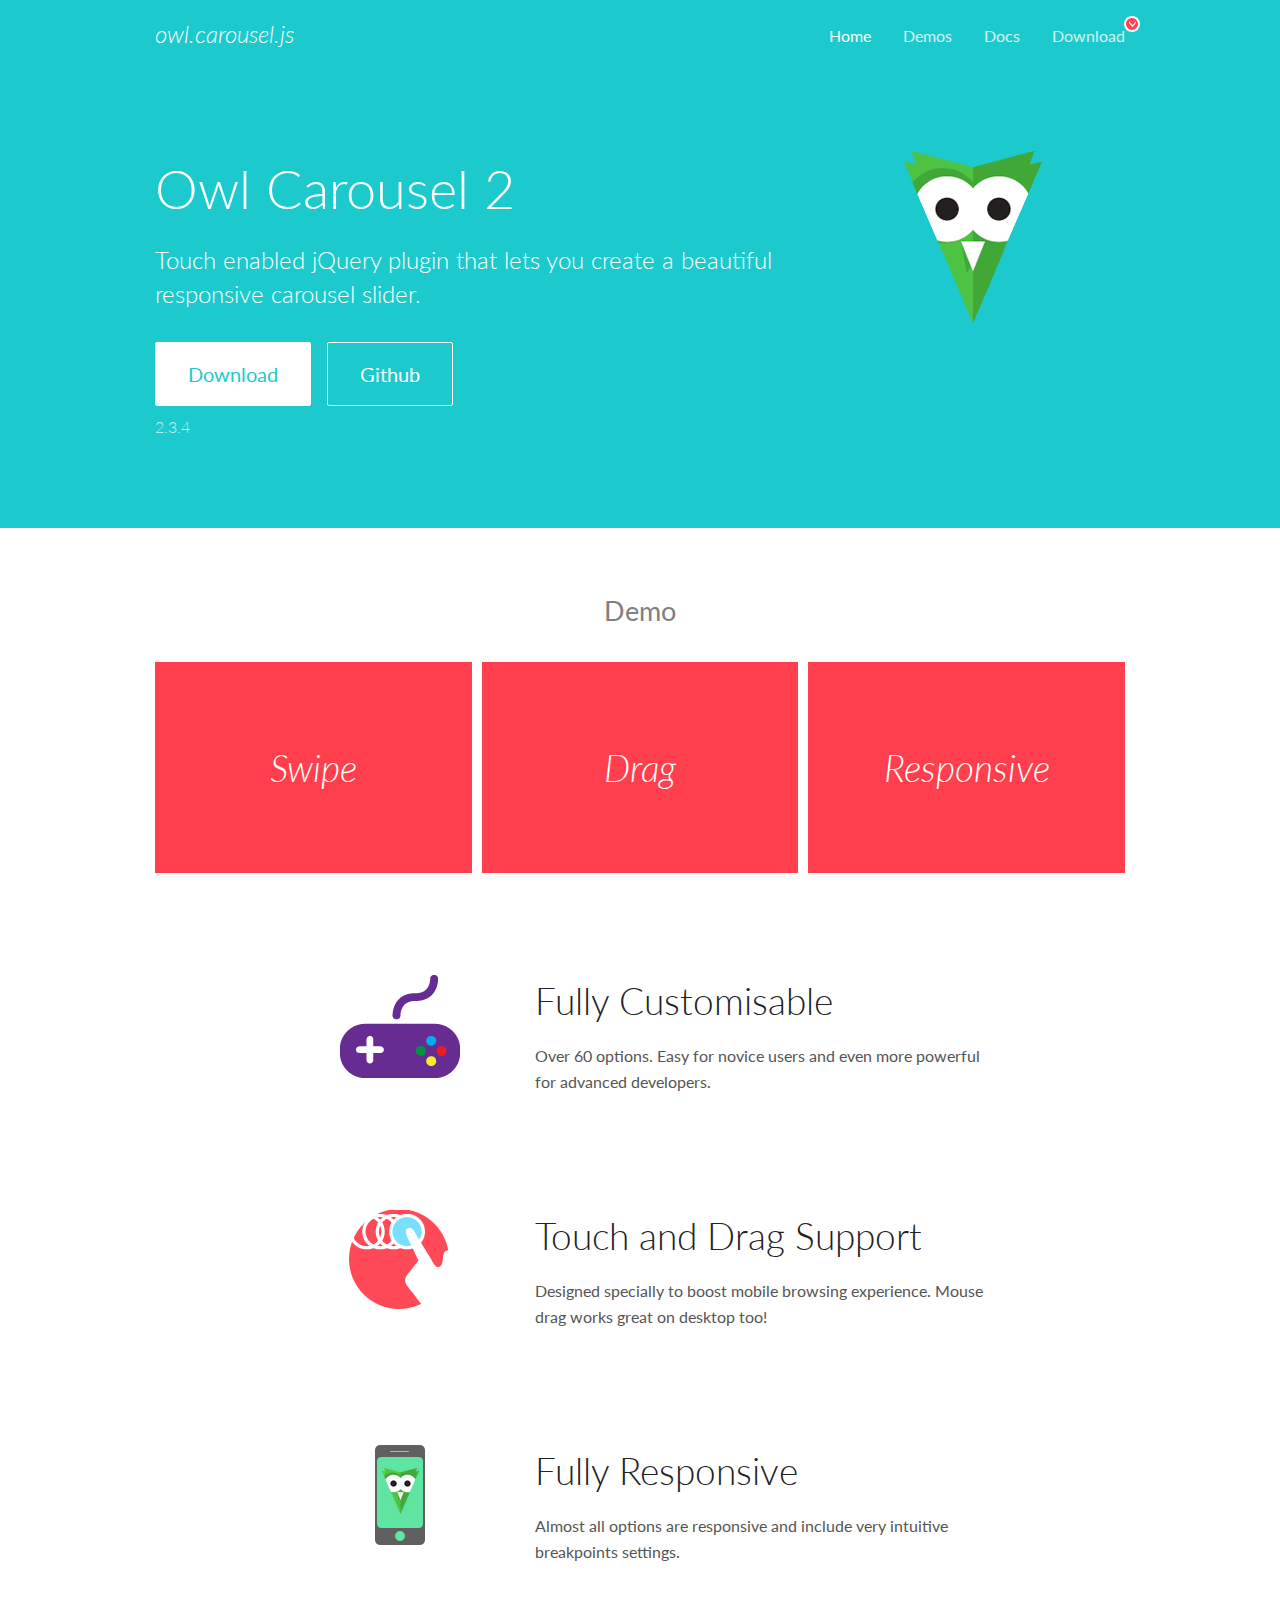
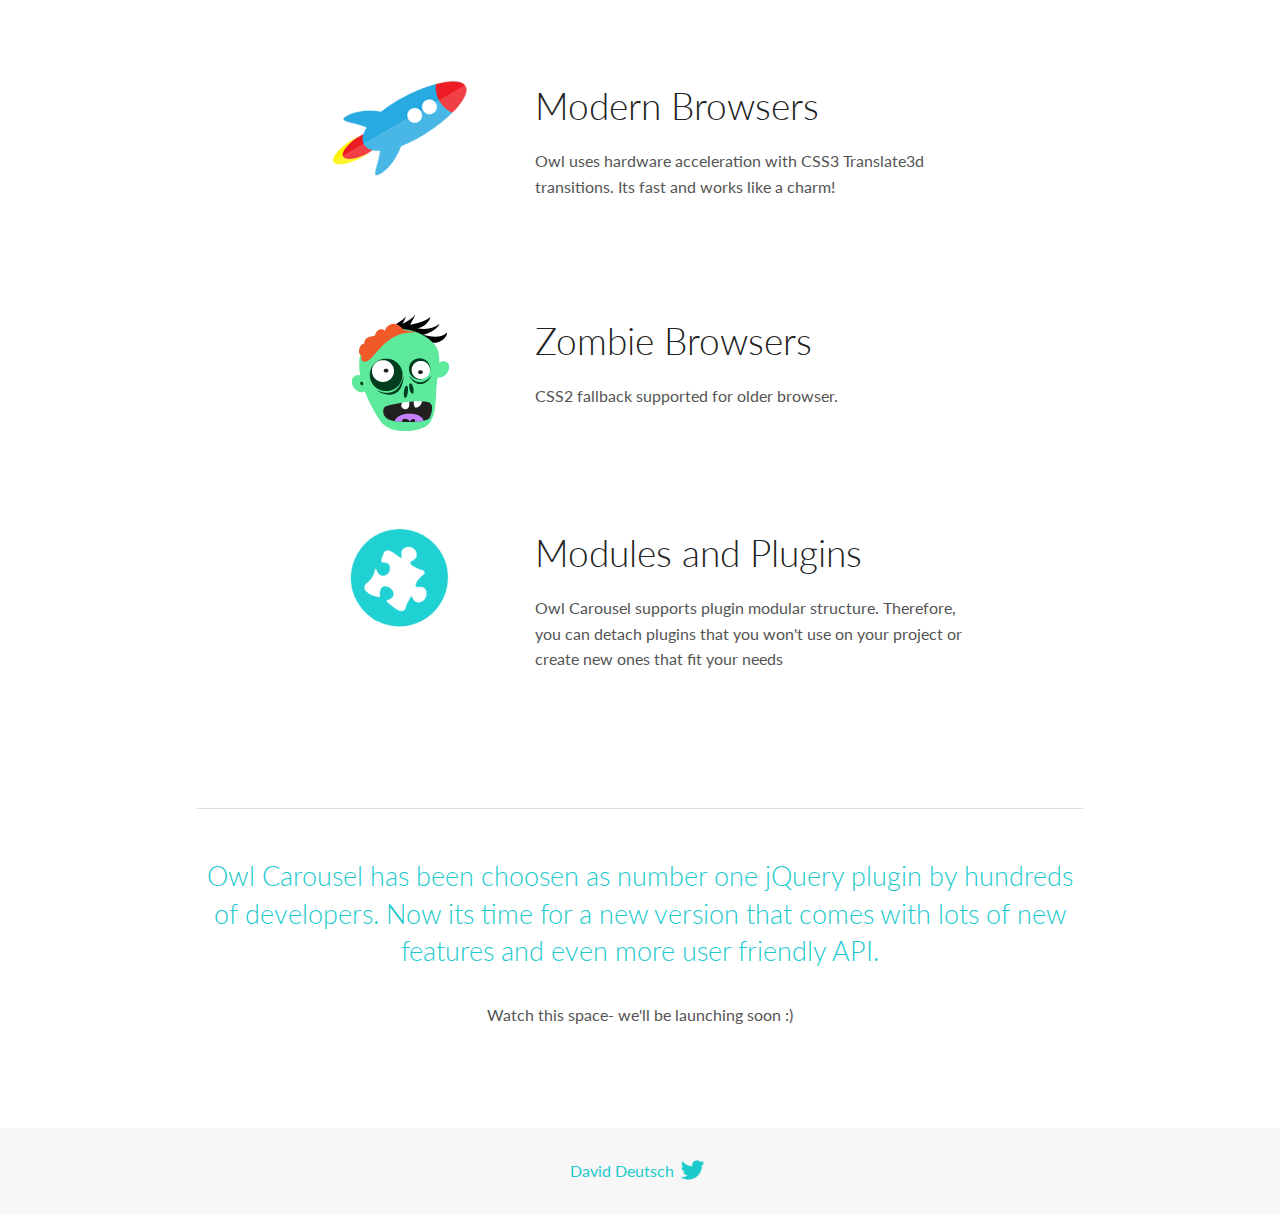
<file: OwlCarousel2-2.3.4/OwlCarousel2-2.3.4/docs/index.html>
<!DOCTYPE html>
<html lang="en">
  <head>

    <!-- head -->
    <meta charset="utf-8">
    <meta name="msapplication-tap-highlight" content="no" />
    <meta name="viewport" content="width=device-width, initial-scale=1.0" />
    <meta name="description" content="Touch enabled jQuery plugin that lets you create beautiful responsive carousel slider.">
    <meta name="author" content="David Deutsch">
    <title>
      Home | Owl Carousel | 2.3.4
    </title>

    <!-- Stylesheets -->
    <link href='https://fonts.googleapis.com/css?family=Lato:300,400,700,400italic,300italic' rel='stylesheet' type='text/css'>
    <link rel="stylesheet" href="assets/css/docs.theme.min.css">

    <!-- Owl Stylesheets -->
    <link rel="stylesheet" href="assets/owlcarousel/assets/owl.carousel.min.css">
    <link rel="stylesheet" href="assets/owlcarousel/assets/owl.theme.default.min.css">

    <!-- HTML5 shim and Respond.js IE8 support of HTML5 elements and media queries -->

    <!--[if lt IE 9]>
      <script src="https://oss.maxcdn.com/libs/html5shiv/3.7.0/html5shiv.js"></script>
      <script src="https://oss.maxcdn.com/libs/respond.js/1.3.0/respond.min.js"></script>
    <![endif]-->

    <!-- Favicons -->
    <link rel="apple-touch-icon-precomposed" sizes="144x144" href="assets/ico/apple-touch-icon-144-precomposed.png">
    <link rel="shortcut icon" href="assets/ico/favicon.png">
    <link rel="shortcut icon" href="favicon.ico">

    <!-- Yeah i know js should not be in header. Its required for demos.-->

    <!-- javascript -->
    <script src="assets/vendors/jquery.min.js"></script>
    <script src="assets/owlcarousel/owl.carousel.js"></script>
  </head>
  <body>

    <!-- header -->
    <header class="header">
      <div class="row">
        <div class="large-12 columns">
          <div class="brand left">
            <h3>
              <a href="/OwlCarousel2/">owl.carousel.js</a> 
            </h3>
          </div>
          <a id="toggle-nav" class="right">
            <span></span> <span></span> <span></span> 
          </a> 
          <div class="nav-bar">
            <ul class="clearfix">
              <li class="active">
                <a href="/OwlCarousel2/index.html">Home</a> 
              </li>
              <li> <a href="/OwlCarousel2/demos/demos.html">Demos</a>  </li>
              <li> <a href="/OwlCarousel2/docs/started-welcome.html">Docs</a>  </li>
              <li>
                <a href="https://github.com/OwlCarousel2/OwlCarousel2/archive/2.3.4.zip">Download</a> 
                <span class="download"></span> 
              </li>
            </ul>
          </div>
        </div>
      </div>
    </header>

    <!-- home panel -->
    <section id="hero">
      <div class="row">
        <div class="large-8 medium-8 columns">
          <h1>Owl Carousel 2</h1>
          <h4>Touch enabled jQuery plugin that lets you create a beautiful responsive carousel slider.</h4>
          <a href="https://github.com/OwlCarousel2/OwlCarousel2/archive/2.3.4.zip" class="hero-button">Download</a> 
          <a href="https://github.com/OwlCarousel2/OwlCarousel2" class="hero-button outline">Github</a> 
          <p>2.3.4</p>
        </div>
        <div class="large-4 medium-4 columns">
          <img class="owl-logo" src="assets/img/owl-logo.png" alt="mr. Owl">
        </div>
      </div>
    </section>

    <!-- body -->
    <div class="home-demo">
      <div class="row">
        <div class="large-12 columns">
          <h3>Demo</h3>
          <div class="owl-carousel">
            <div class="item">
              <h2>Swipe</h2>
            </div>
            <div class="item">
              <h2>Drag</h2>
            </div>
            <div class="item">
              <h2>Responsive</h2>
            </div>
            <div class="item">
              <h2>CSS3</h2>
            </div>
            <div class="item">
              <h2>Fast</h2>
            </div>
            <div class="item">
              <h2>Easy</h2>
            </div>
            <div class="item">
              <h2>Free</h2>
            </div>
            <div class="item">
              <h2>Upgradable</h2>
            </div>
            <div class="item">
              <h2>Tons of options</h2>
            </div>
            <div class="item">
              <h2>Infinity</h2>
            </div>
            <div class="item">
              <h2>Auto Width</h2>
            </div>
          </div>
        </div>
      </div>
    </div>
    <script>
      var owl = $('.owl-carousel');
      owl.owlCarousel({
        margin: 10,
        loop: true,
        responsive: {
          0: {
            items: 1
          },
          600: {
            items: 2
          },
          1000: {
            items: 3
          }
        }
      })
    </script>

    <!-- features -->
    <div id="features">
      <div class="row">
        <div class="small-12 medium-9 small-centered columns">
          <section class="row feature">
            <div class="medium-4 small-12 columns">
              <img src="assets/img/feature-options.png" alt="">
            </div>
            <div class="medium-8 small-12 columns">
              <h2>Fully Customisable</h2>
              <p>Over 60 options. Easy for novice users and even more powerful for advanced developers.</p>
            </div>
          </section>
          <section class="row feature">
            <div class="medium-4 small-12 columns">
              <img src="assets/img/feature-drag.png" alt="">
            </div>
            <div class="medium-8 small-12 columns">
              <h2>Touch and Drag Support</h2>
              <p>Designed specially to boost mobile browsing experience. Mouse drag works great on desktop too!</p>
            </div>
          </section>
          <section class="row feature">
            <div class="medium-4 small-12 columns">
              <img src="assets/img/feature-responsive.png" alt="">
            </div>
            <div class="medium-8 small-12 columns">
              <h2>Fully Responsive</h2>
              <p>Almost all options are responsive and include very intuitive breakpoints settings.</p>
            </div>
          </section>
          <section class="row feature">
            <div class="medium-4 small-12 columns">
              <img src="assets/img/feature-modern.png" alt="">
            </div>
            <div class="medium-8 small-12 columns">
              <h2>Modern Browsers</h2>
              <p>Owl uses hardware acceleration with CSS3 Translate3d transitions. Its fast and works like a charm! </p>
            </div>
          </section>
          <section class="row feature">
            <div class="medium-4 small-12 columns">
              <img src="assets/img/feature-zombie.png" alt="">
            </div>
            <div class="medium-8 small-12 columns">
              <h2>Zombie Browsers</h2>
              <p>CSS2 fallback supported for older browser.</p>
            </div>
          </section>
          <section class="row feature">
            <div class="medium-4 small-12 columns">
              <img src="assets/img/feature-module.png" alt="">
            </div>
            <div class="medium-8 small-12 columns">
              <h2>Modules and Plugins</h2>
              <p>Owl Carousel supports plugin modular structure. Therefore, you can detach plugins that you won&#x27;t use on your project or create new ones that fit your needs</p>
            </div>
          </section>
        </div>
      </div>
    </div>

    <!-- footer -->
    <section id="teaser-text">
      <div class="row">
        <div class="small-12 medium-11 small-centered columns">
          <hr>
          <h3 id="owl-carousel-has-been-choosen-as-number-one-jquery-plugin-by-hundreds-of-developers-now-its-time-for-a-new-version-that-comes-with-lots-of-new-features-and-even-more-user-friendly-api-">Owl Carousel has been choosen as number one jQuery plugin by hundreds of developers. Now its time for a new version that comes with lots of new features and even more user friendly API.</h3>
          <p>Watch this space- we&#39;ll be launching soon :)</p>
        </div>
      </div>
    </section>

    <!-- footer -->
    <footer class="footer">
      <div class="row">
        <div class="large-12 columns">
          <h5>
            <a href="/OwlCarousel2/docs/support-contact.html">David Deutsch</a> 
            <a id="custom-tweet-button" href="https://twitter.com/share?url=https://github.com/OwlCarousel2/OwlCarousel2&text=Owl Carousel - This is so awesome! " target="_blank"></a> 
          </h5>
        </div>
      </div>
    </footer>

    <!-- vendors -->
    <script src="assets/vendors/highlight.js"></script>
    <script src="assets/js/app.js"></script>
  </body>
</html>
</file>
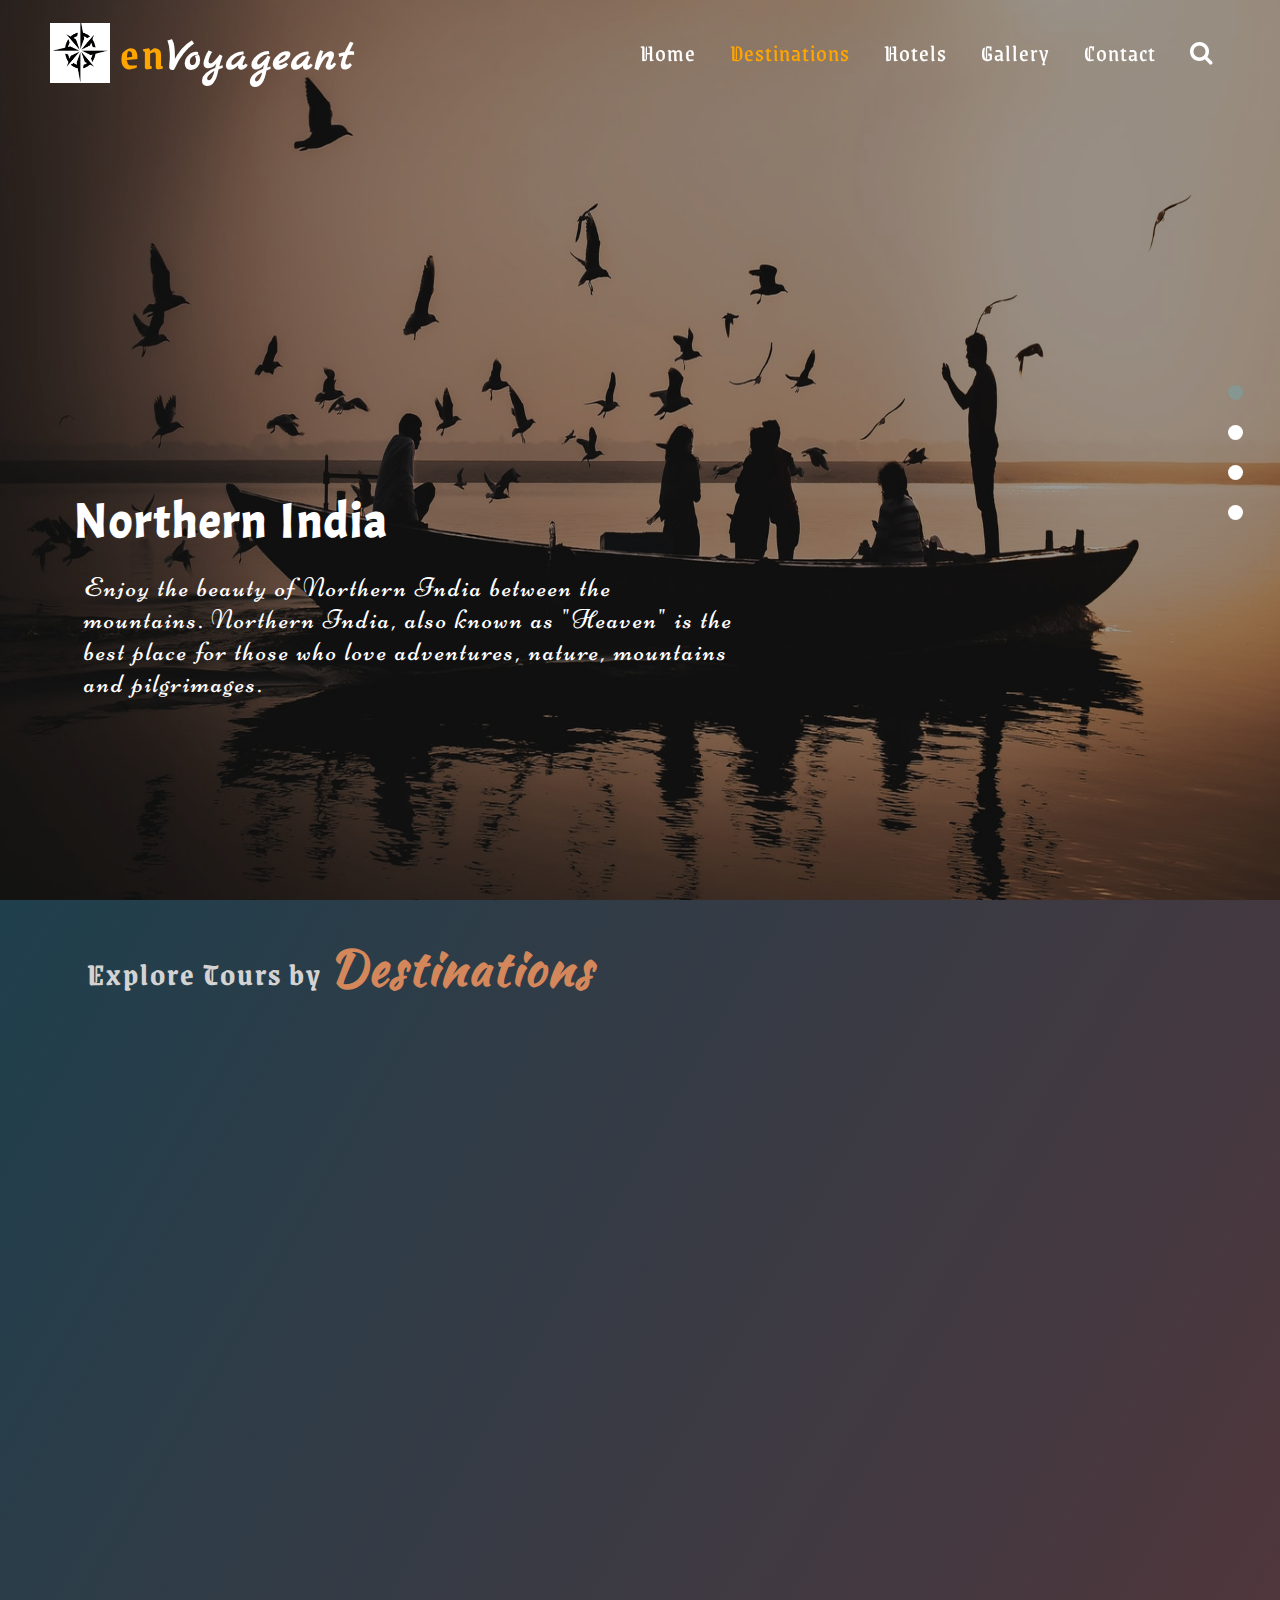
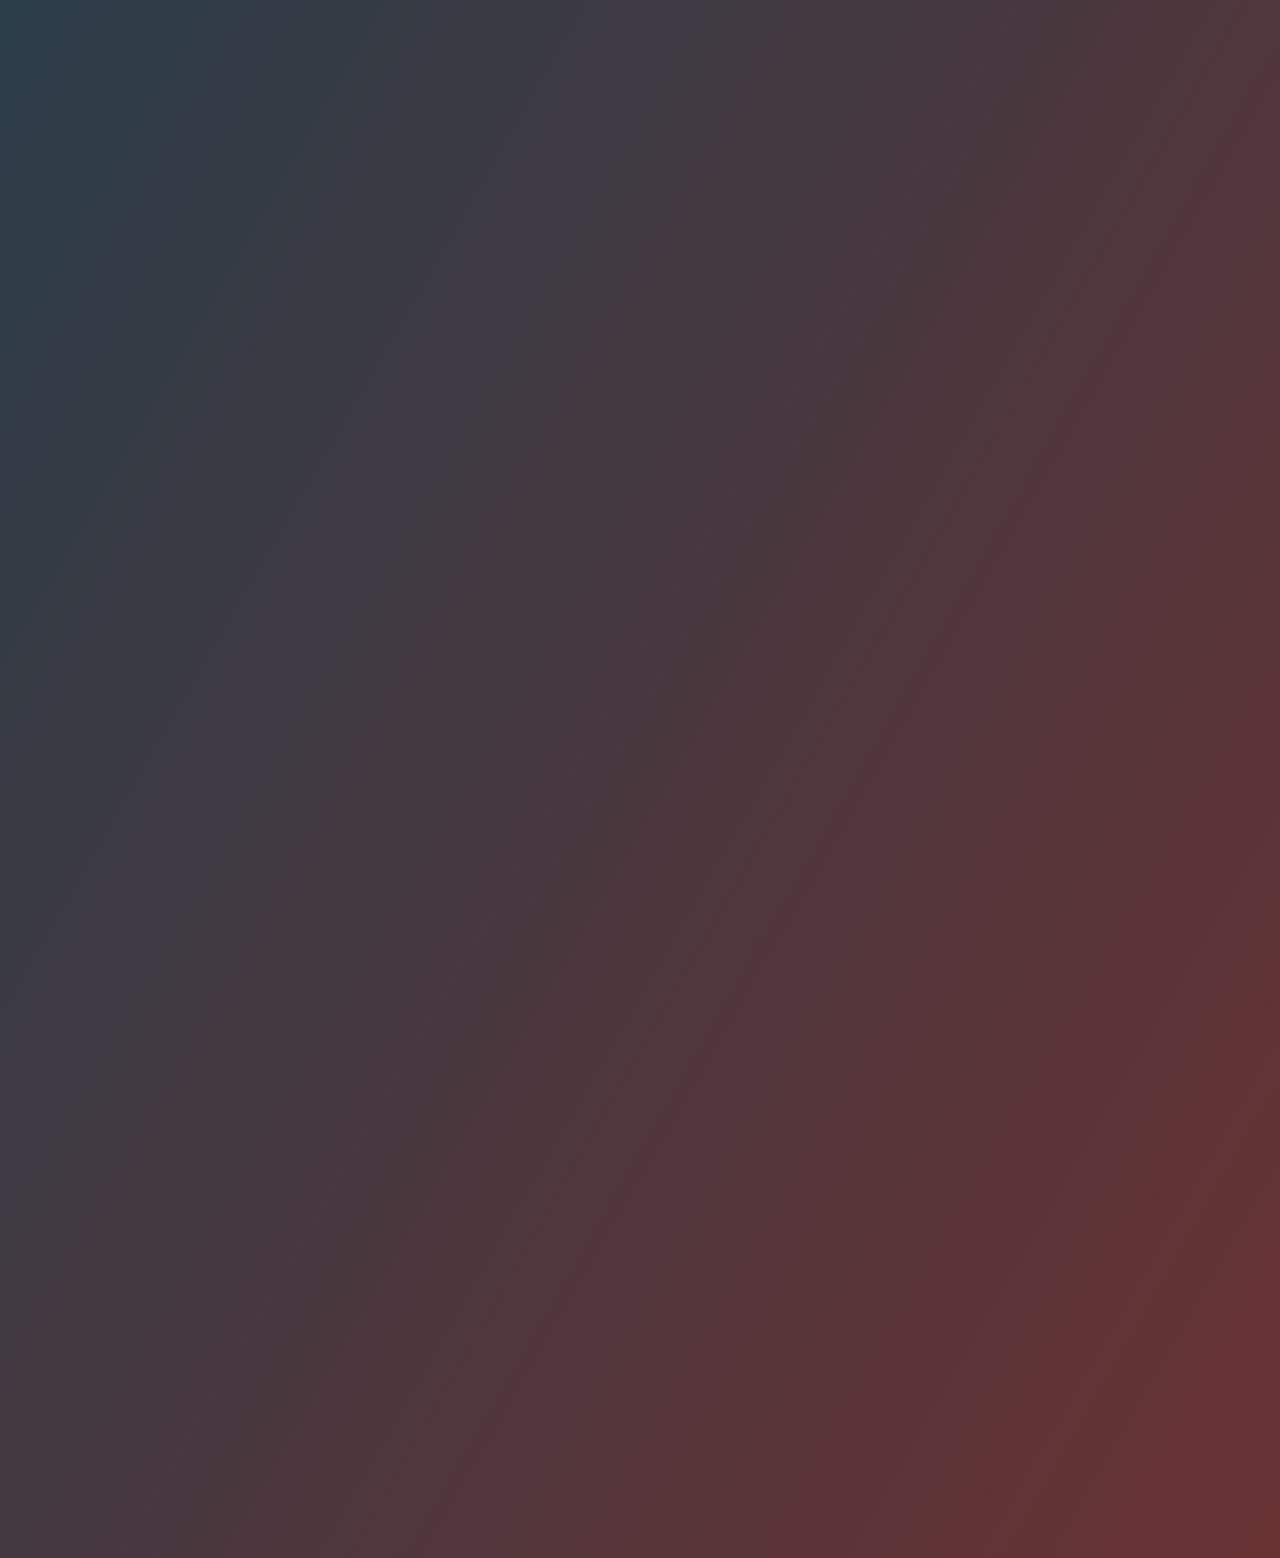
<file: html files/destinations.html>
<!DOCTYPE html>
<html lang="en">

<head>
    <meta charset="UTF-8">
    <meta name="viewport" content="width=device-width, initial-scale=1.0">
    <title>Destinations</title>

    <link href="https://fonts.googleapis.com/css2?family=Acme&family=Archivo+Black&family=Dancing+Script:wght@700&family=Grenze+Gotisch:wght@500&family=Henny+Penny&family=Kaushan+Script&family=Marck+Script&family=Niconne&family=Permanent+Marker&family=Ranchers&family=Tangerine:wght@700&display=swap"
        rel="stylesheet">

    <link rel="stylesheet" href="https://stackpath.bootstrapcdn.com/font-awesome/4.7.0/css/font-awesome.min.css" integrity="sha384-wvfXpqpZZVQGK6TAh5PVlGOfQNHSoD2xbE+QkPxCAFlNEevoEH3Sl0sibVcOQVnN" crossorigin="anonymous">

    <script src="https://ajax.googleapis.com/ajax/libs/jquery/1.11.0/jquery.min.js"></script>

    <link rel="stylesheet" href="../css_files/owl.carousel.css">
    <link rel="stylesheet" href="../css_files/owl.theme.default.min.css">

    <link rel="stylesheet" href="../css_files/tour-style.css">
</head>

<body>
    <!--Navigation Bar-->

    <nav>
        <div class="logo-div">
            <img src="../Front_page_images/logo.png" alt="logo">
            <a href="#" class="logo"><span>en</span>Voyageant</a>
        </div>
        <div class="menu-toggle"></div>
        <div class="nav-bar">
            <ul class="list">
                <li>
                    <a href="../index.html">Home</a>
                </li>
                <li>
                    <a href="../html files/destinations.html" class="active">Destinations</a>
                </li>
                <li>
                    <a href="#">Hotels</a>
                </li>
                <li>
                    <a href="../html files/gallery.html">Gallery</a>
                </li>
                <li>
                    <a href="#">Contact</a>
                </li>
                <li>
                    <a href="#"><i class="fa fa-search" aria-hidden="true"></i></a>
                </li>

            </ul>
        </div>
    </nav>

    <!--Image Slider-->
    <div class="image-slider">
        <div class="carousel owl-carousel owl-theme">
            <div class="slides">
                <img src="../Destinations/Tour_slider/sergio-capuzzimati-Lr0dNUWVLrE-unsplash.jpg" alt="photo">
                <div class="background-overlay"></div>
                <div class="content">
                    <h2>Northern India</h2>
                    <p>
                        Enjoy the beauty of Northern India between the mountains. Northern India, also known as "Heaven" is the best place for those who love adventures, nature, mountains and pilgrimages.
                    </p>
                </div>
            </div>
            <div class="slides">
                <img src="../Destinations/Tour_slider/aditya-prakash-nhODNvOsGI0-unsplash.jpg" alt="photo">
                <div class="background-overlay"></div>
                <div class="content">
                    <h2>Eastern India</h2>
                    <p>
                        East India has a strong ethnic culture and religious roots. Adding to the vibrant culture of East India are various dance, music and art forms. From Sambalpuri dance to Rabindra Sangeet and Madhubani paintings.
                    </p>
                </div>
            </div>
            <div class="slides">
                <img src="../Destinations/Tour_slider/pexels-bayu-jefri-1387037.jpg" alt="photo">
                <div class="background-overlay"></div>
                <div class="content">
                    <h2>Southern India</h2>
                    <p>
                        South India is bounded by the Bay of Bengal in the east, the Arabian Sea in the west and the Indian Ocean in the south. It witnessed the technological era of India. It is rich in Hindu traditions and home of forests.
                    </p>
                </div>
            </div>
            <div class="slides">
                <img src="../Destinations/Tour_slider/pexels-tomáš-malík-1703312.jpg" alt="photo">
                <div class="background-overlay"></div>
                <div class="content">
                    <h2>Western India</h2>
                    <p>
                        Boasting of a rich cultural heritage, this part of the country houses some exemplary tourist sites including magnificient mnonuments, which are embodiments of the glorious architectural heritage of ancient India.
                    </p>
                </div>
            </div>
        </div>
    </div>

    <!--Destination cards-->
    <div class="destination-box">
        <div class="destin-heading">
            <h2>Explore Tours by <span>Destinations</span></h2>
        </div>
        <div class="card-box">

        </div>
    </div>
    <!--Owl Carousel-->
    <script src="../js_files/jquery.min.js"></script>
    <script src="../js_files/owl.carousel.js"></script>

    <!--Custom Script-->
    <script src="../js_files/tour-script.js"></script>
</body>

</html>
</file>
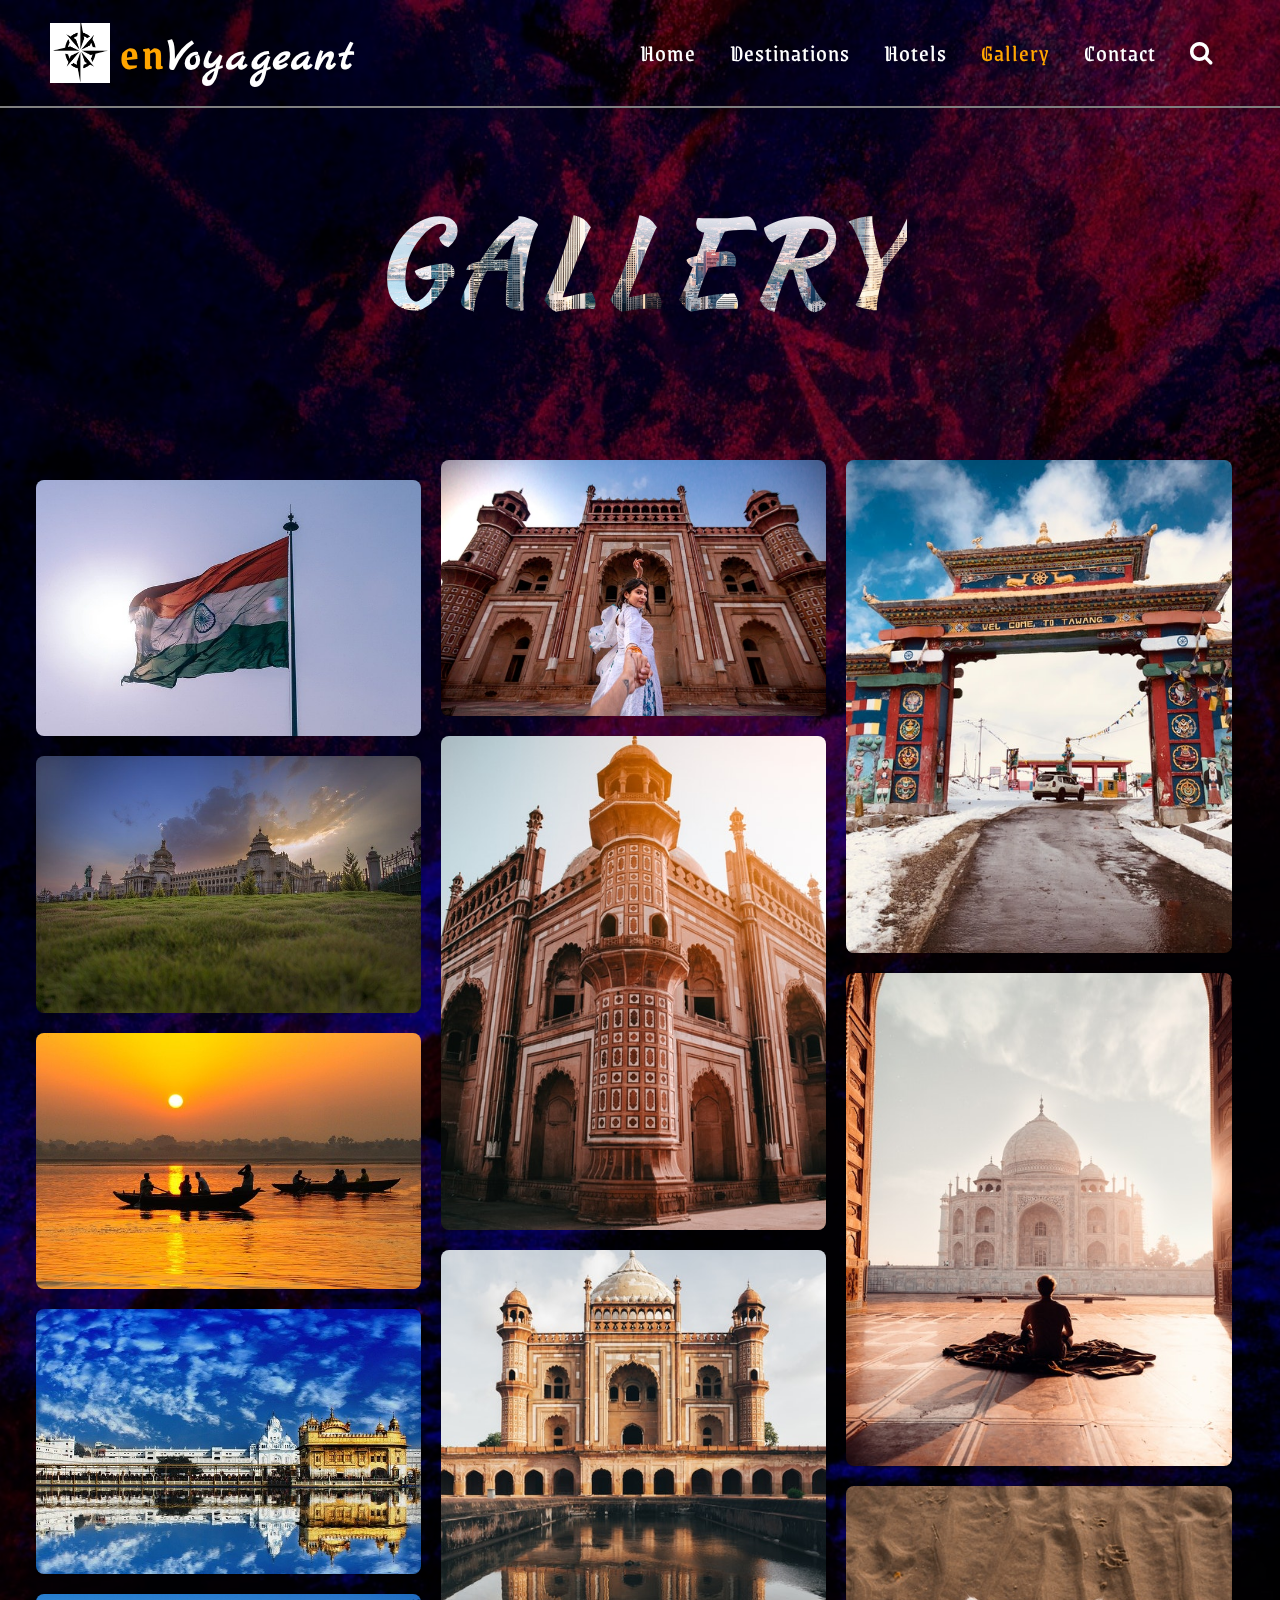
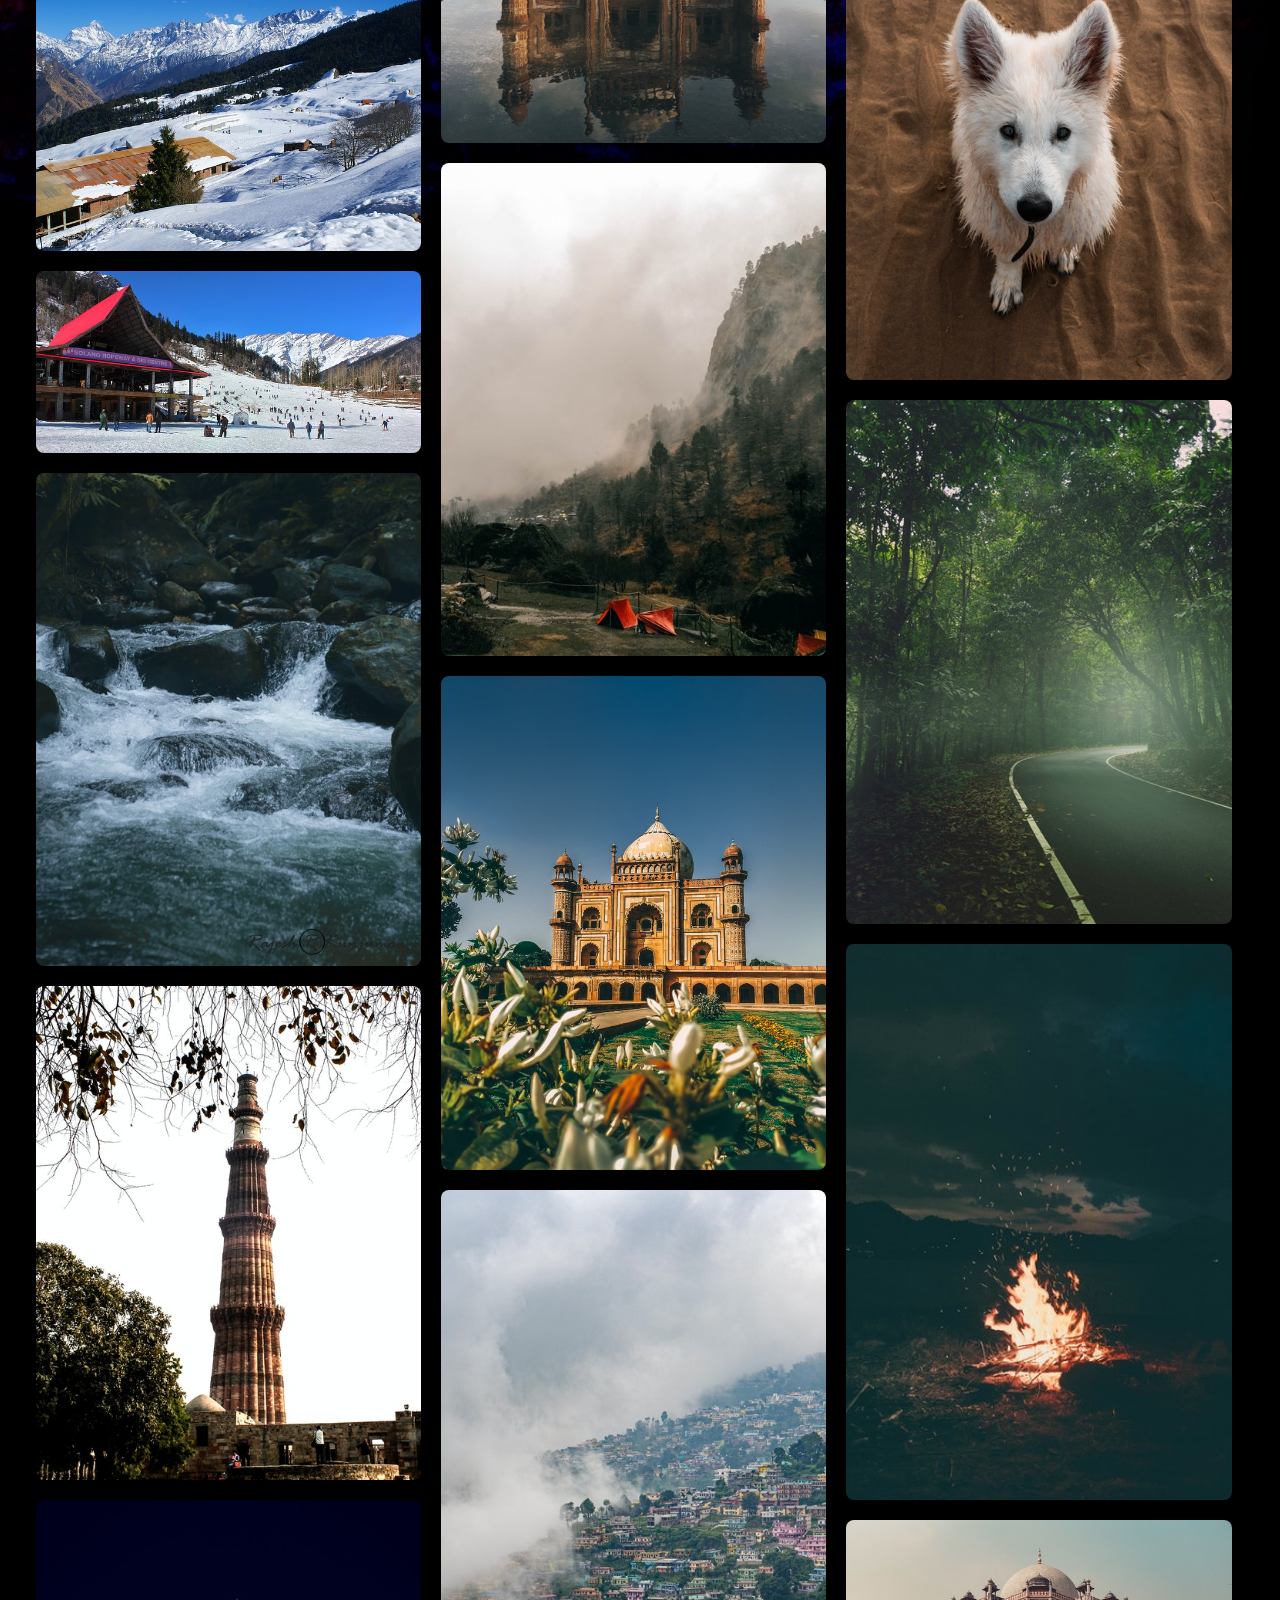
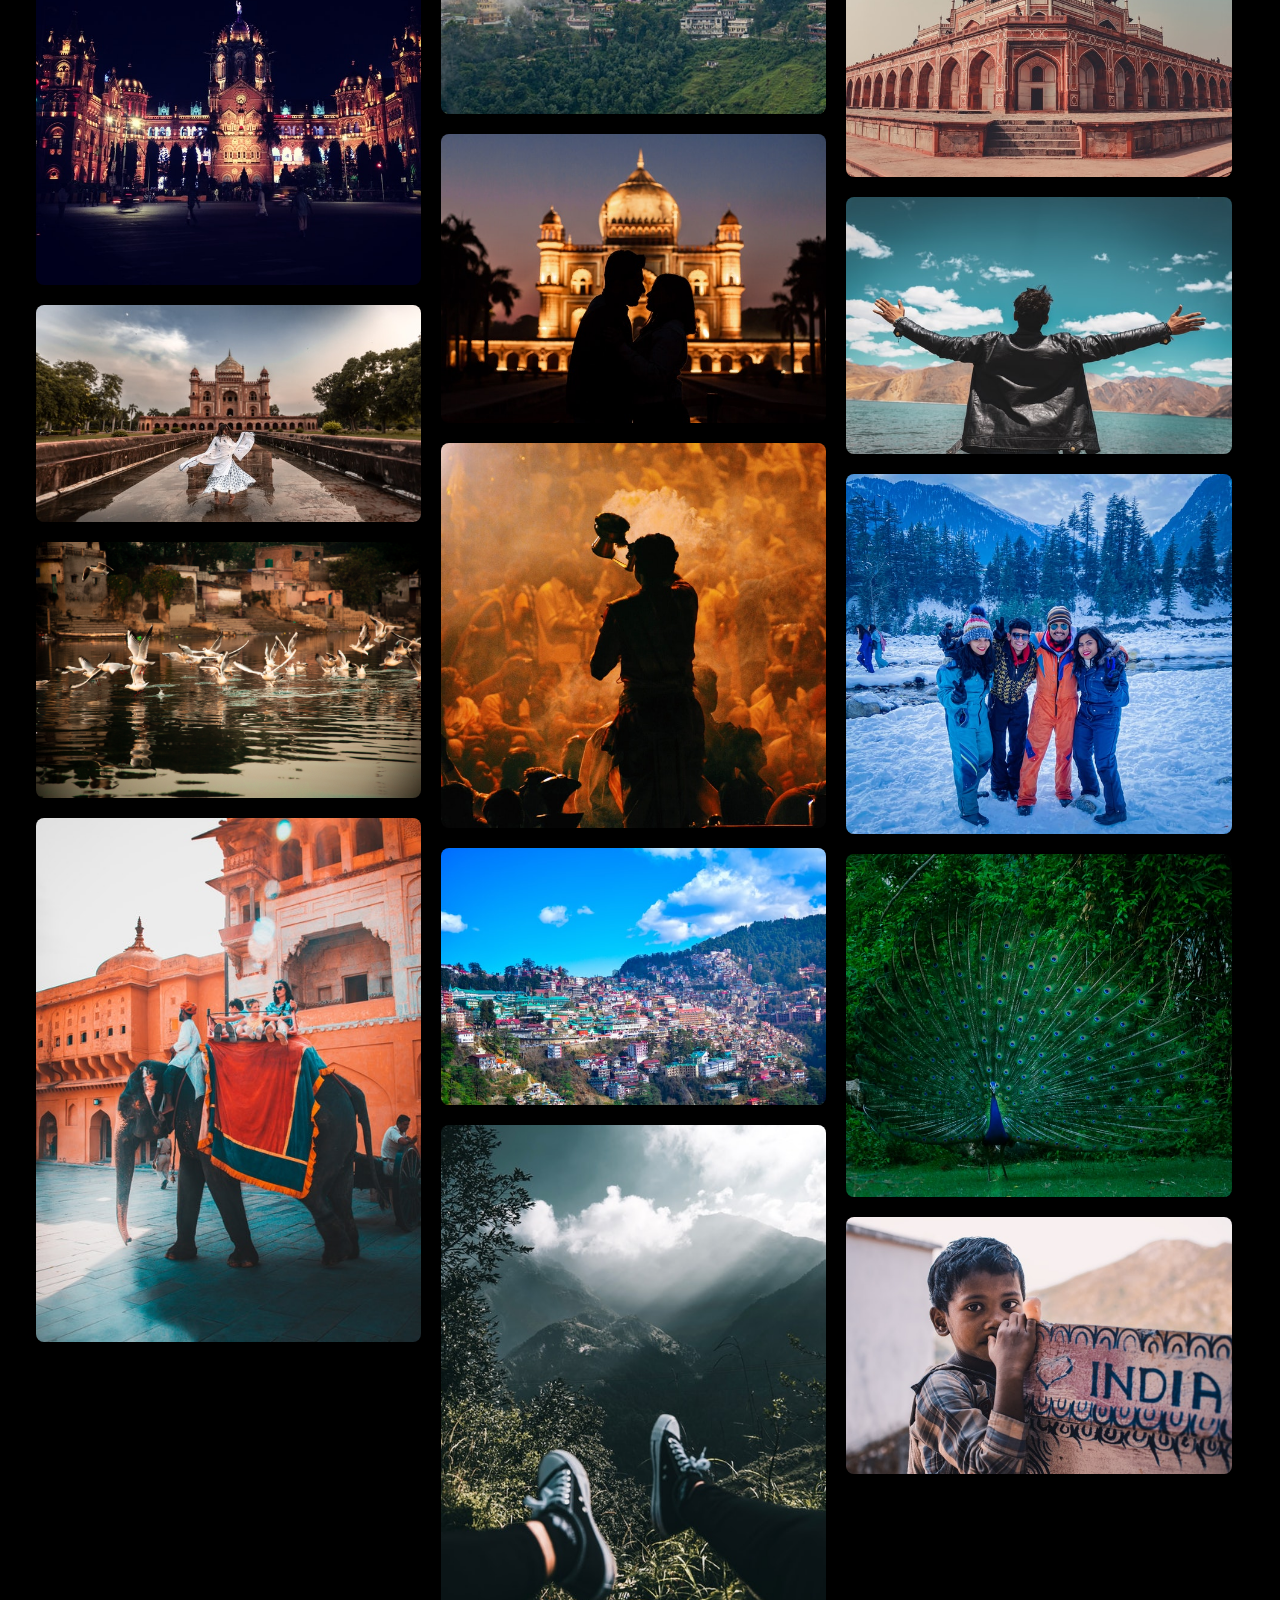
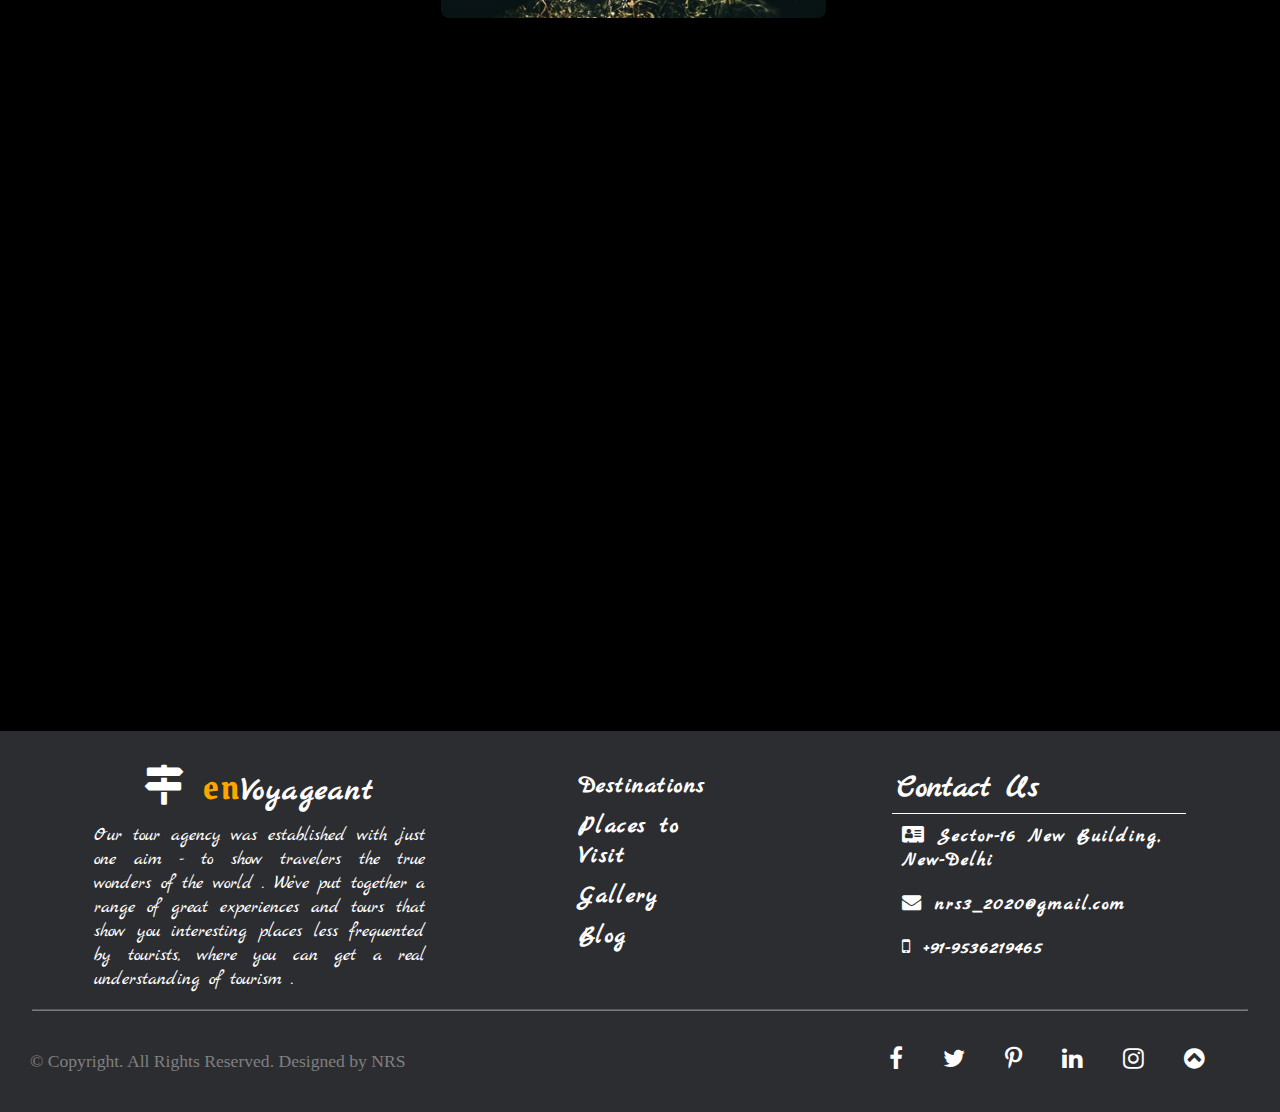
<file: html files/gallery.html>
<!DOCTYPE html>
<html lang="en">

<head>
    <meta charset="UTF-8">
    <meta name="viewport" content="width=device-width, initial-scale=1.0">
    <title>Our Gallery</title>
    <link href="https://fonts.googleapis.com/css2?family=Acme&family=Archivo+Black&family=Dancing+Script:wght@700&family=Grenze+Gotisch:wght@500&family=Henny+Penny&family=Kaushan+Script&family=Marck+Script&family=Niconne&family=Permanent+Marker&family=Ranchers&family=Tangerine:wght@700&display=swap"
        rel="stylesheet">

    <link rel="stylesheet" href="https://stackpath.bootstrapcdn.com/font-awesome/4.7.0/css/font-awesome.min.css" integrity="sha384-wvfXpqpZZVQGK6TAh5PVlGOfQNHSoD2xbE+QkPxCAFlNEevoEH3Sl0sibVcOQVnN" crossorigin="anonymous">
    <link rel="stylesheet" href="../css_files/gallery.css">
</head>

<body>
    <!--Navigation Bar-->

    <nav>
        <div class="logo-div">
            <img src="../Front_page_images/logo.png" alt="logo">
            <a href="#" class="logo"><span>en</span>Voyageant</a>
        </div>
        <div class="menu-toggle"></div>
        <div class="nav-bar">
            <ul class="list">
                <li>
                    <a href="../index.html">Home</a>
                </li>
                <li>
                    <a href="../html files/destinations.html">Destinations</a>
                </li>
                <li>
                    <a href="#">Hotels</a>
                </li>
                <li>
                    <a href="#" class="active">Gallery</a>
                </li>
                <li>
                    <a href="#">Contact</a>
                </li>
                <li>
                    <a href="#"><i class="fa fa-search" aria-hidden="true"></i></a>
                </li>

            </ul>
        </div>
    </nav>

    <!--Gallery Container-->

    <div class="gallery-container">
        <div class="gallery">
            <h1>Gallery</h1>
        </div>
    </div>
    <div class="gallery-images">

        <img src="../Gallery_images/aged-2181887_640.jpg">
        <img src="../Gallery_images/architecture-3024174_640.jpg">
        <img src="../Gallery_images/india-1309206_640.jpg">
        <img src="../Gallery_images/india-2830745_640.jpg">
        <img src="../Gallery_images/india-4314882_640.jpg">
        <img src="../Gallery_images/manali-2035750_640.jpg">
        <img src="../Gallery_images/pexels-rajesh-r-kunjumon-4198186.jpg">
        <img src="../Gallery_images/pexels-arun-joshi-5722140.jpg">
        <img src="../Gallery_images/pexels-ashish-limje-706352.jpg">
        <img src="../Gallery_images/pexels-bhavitya-indora-3126568.jpg">
        <img src="../Gallery_images/pexels-arti-agarwal-2216400.jpg">
        <img src="../Gallery_images/pexels-parv-choudhary-2870167.jpg">
        <img src="../Gallery_images/pexels-bhavitya-indora-3126593 (1).jpg ">
        <img src="../Gallery_images/pexels-fuzail-ahmad-2299338.jpg ">
        <img src="../Gallery_images/pexels-fuzail-ahmad-2792601.jpg ">
        <img src="../Gallery_images/pexels-harshit-nandu-2873086.jpg ">
        <img src="../Gallery_images/pexels-jeswin-thomas-1007427.jpg ">
        <img src="../Gallery_images/pexels-yogendra-singh-5107146.jpg ">
        <img src="../Gallery_images/pexels-bhavitya-indora-3584870.jpg ">
        <img src="../Gallery_images/pexels-prabhala-raghuvir-57901.jpg ">
        <img src="../Gallery_images/naman-pandey-y3nWJ-QznP4-unsplash.jpg ">
        <img src="../Gallery_images/pexels-ranjan-simkhada-2403599.jpg ">
        <img src="../Gallery_images/pexels-rohan-chowdhury-2815093.jpg ">
        <img src="../Gallery_images/pexels-sam-kolder-2387871.jpg ">
        <img src="../Gallery_images/pexels-tom-verdoot-3722196.jpg ">
        <img src="../Gallery_images/pexels-visual-entity-3633950.jpg ">
        <img src="../Gallery_images/pexels-vlad-bagacian-1368382.jpg ">
        <img src="../Gallery_images/pexels-maddy-freddie-4133970.jpg ">
        <img src="../Gallery_images/sadanand-lowanshi-ED4Qq6NrhfQ-unsplash.jpg ">
        <img src="../Gallery_images/vishy-kathediya-LueQNBttXSM-unsplash.jpg ">
        <img src="../Gallery_images/vivek-doshi-zziTPieyuBI-unsplash.jpg ">
        <img src="../Gallery_images/pexels-parij-borgohain-3070333.jpg ">
    </div>


    <div class="black-box">
        <!--Footer-->

        <div class="footer">
            <div class="upper-part">
                <div class="logo-details">
                    <h1><i class="fa fa-map-signs" aria-hidden="true"></i> <span>en</span>Voyageant</h1>
                    <p>
                        Our tour agency was established with just one aim - to show travelers the true wonders of the world . We’ve put together a range of great experiences and tours that show you interesting places less frequented by tourists, where you can get a real understanding
                        of tourism .
                    </p>
                </div>
                <div class="links">
                    <a href="">Destinations</a>
                    <a href="">Places to Visit</a>
                    <a href="">Gallery</a>
                    <a href="">Blog</a>
                </div>
                <div class="contact">
                    <h1>Contact Us</h1>
                    <a href=""><i class="fa fa-address-card" aria-hidden="true"></i>Sector-16 New Building, New-Delhi</a>
                    <a href=""><i class="fa fa-envelope" aria-hidden="true"></i>nrs3_2020@gmail.com</a>
                    <a href=""><i class="fa fa-mobile" aria-hidden="true"></i>+91-9536219465</a>
                </div>
            </div>
            <hr>
            <div class="lower-part">
                <p>&copy; Copyright. All Rights Reserved. Designed by NRS</p>
                <div class="icons">
                    <ul>
                        <li>
                            <a href=""><i class="fa fa-facebook" aria-hidden="true"></i></a>
                        </li>
                        <li>
                            <a href=""><i class="fa fa-twitter" aria-hidden="true"></i></a>
                        </li>
                        <li>
                            <a href=""><i class="fa fa-pinterest-p" aria-hidden="true"></i></a>
                        </li>
                        <li>
                            <a href=""><i class="fa fa-linkedin" aria-hidden="true"></i></a>
                        </li>
                        <li>
                            <a href=""><i class="fa fa-instagram" aria-hidden="true"></i></a>
                        </li>
                        <li>
                            <a href="#"><i class="fa fa-chevron-circle-up" aria-hidden="true"></i></a>
                        </li>
                    </ul>
                </div>
            </div>
        </div>

    </div>

    <!--JQuery CDN-->
    <script src="https://code.jquery.com/jquery-3.5.1.min.js" integrity="sha256-9/aliU8dGd2tb6OSsuzixeV4y/faTqgFtohetphbbj0=" crossorigin="anonymous"></script>

    <script type="text/javascript">
        window.addEventListener("scroll", function() {
            var nav = document.querySelector("nav");
            nav.classList.toggle("sticky", window.scrollY > 0);
        })
        $(document).ready(function() {
            $('.menu-toggle').click(function() {
                $('.menu-toggle').toggleClass('active')
                $('.nav-bar').toggleClass('active')
            })
        })
    </script>

</body>

</html>
</file>
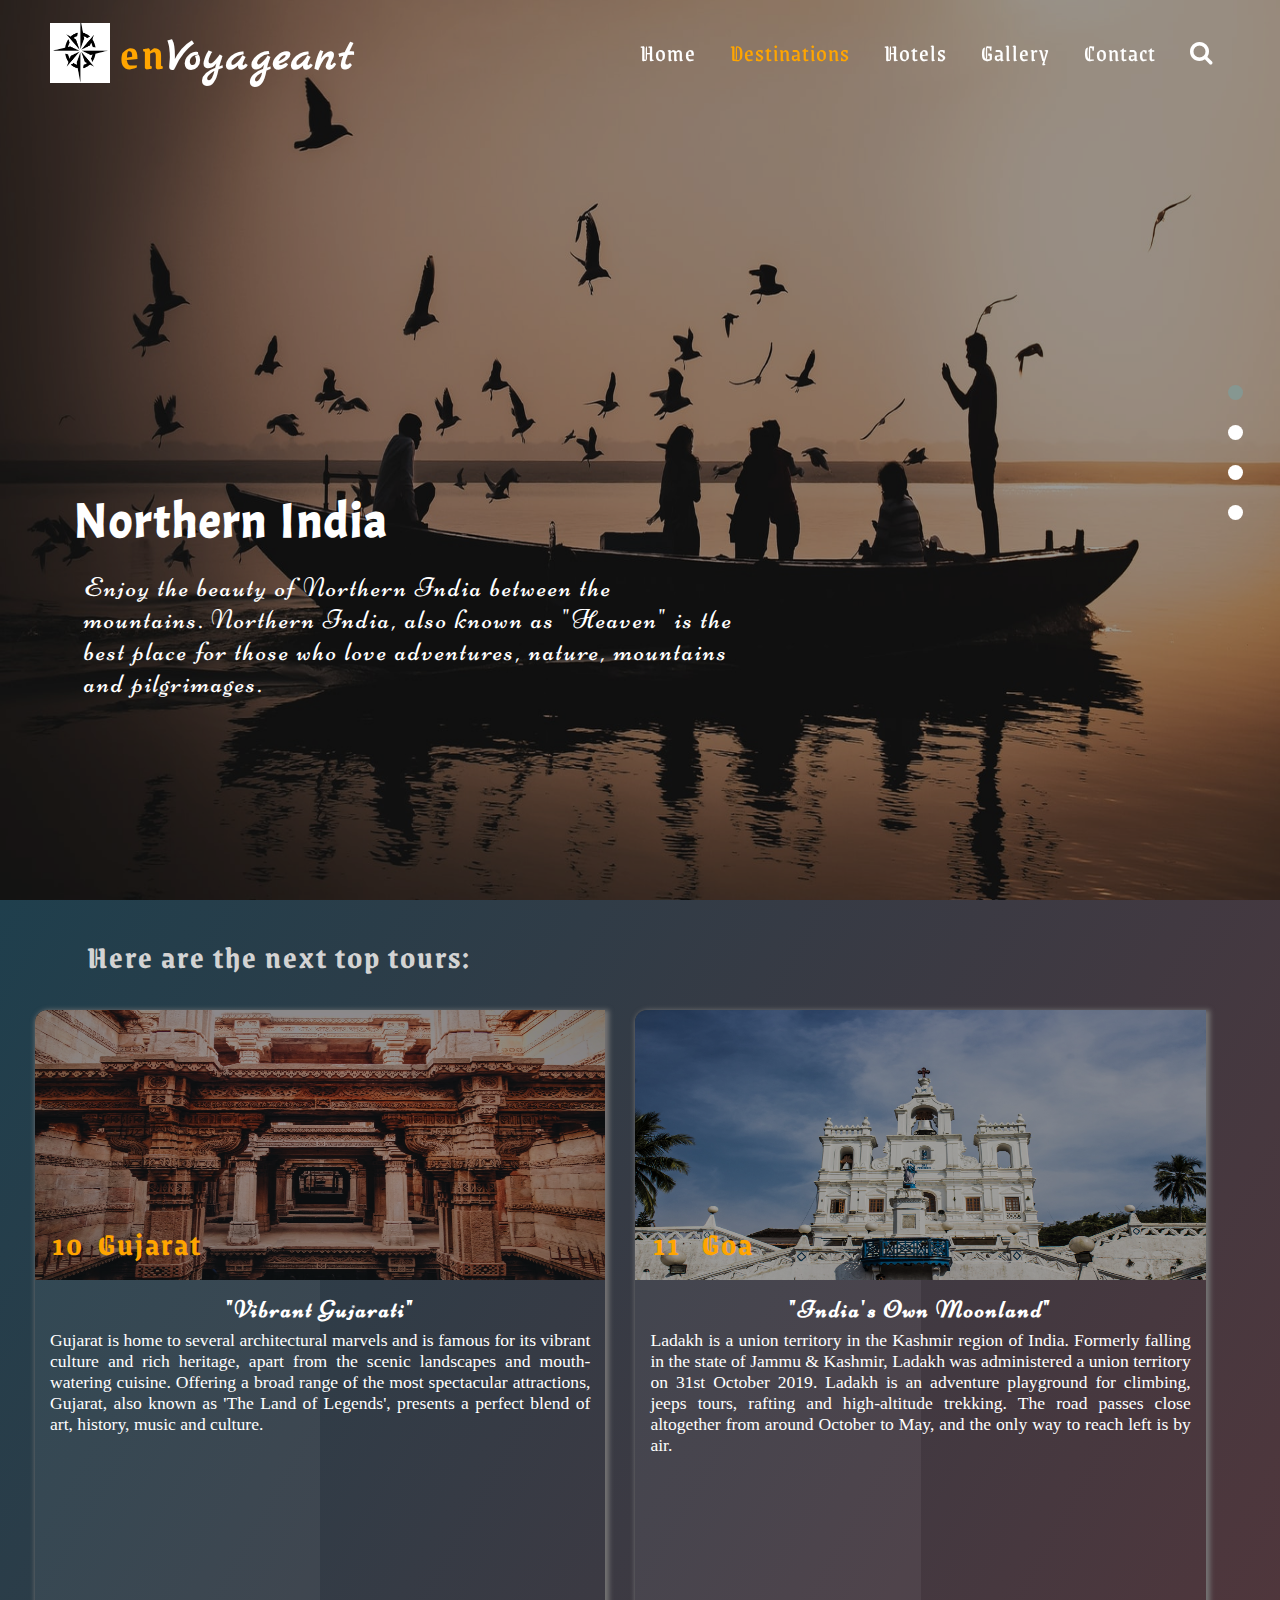
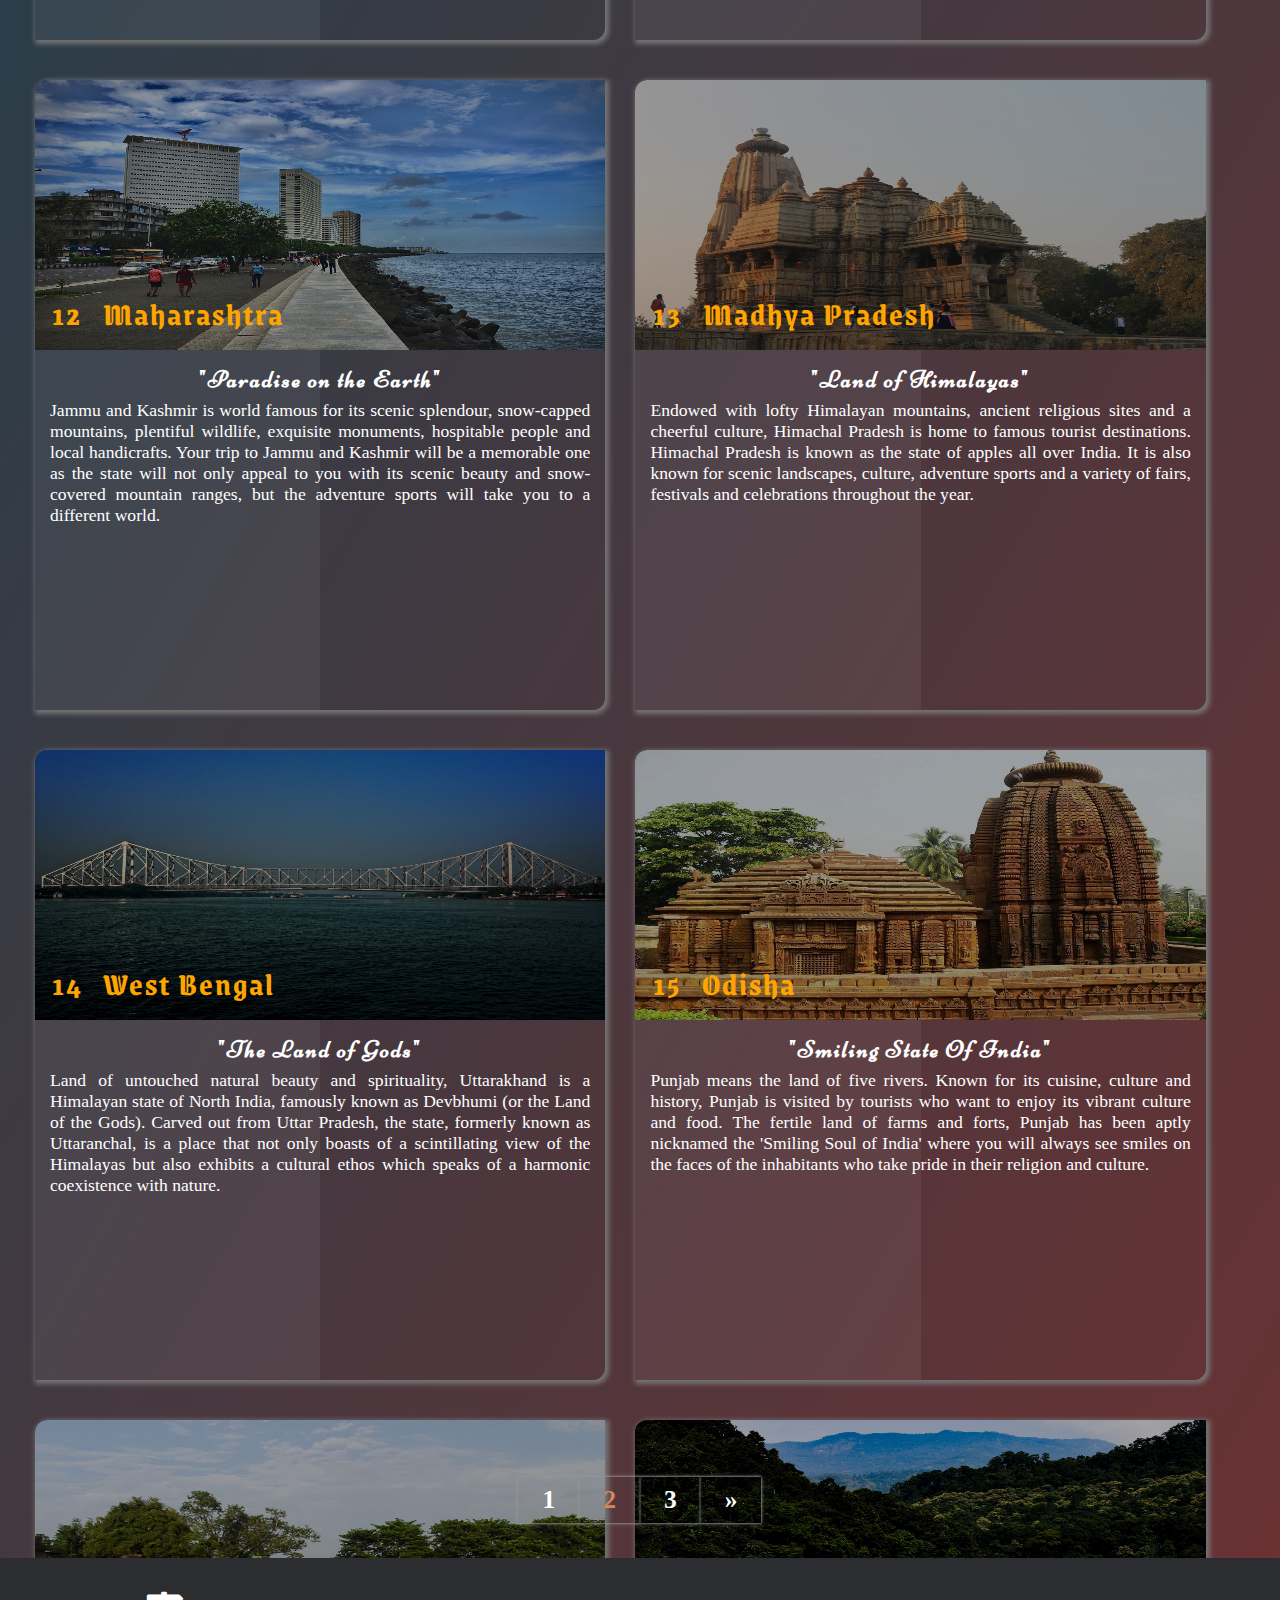
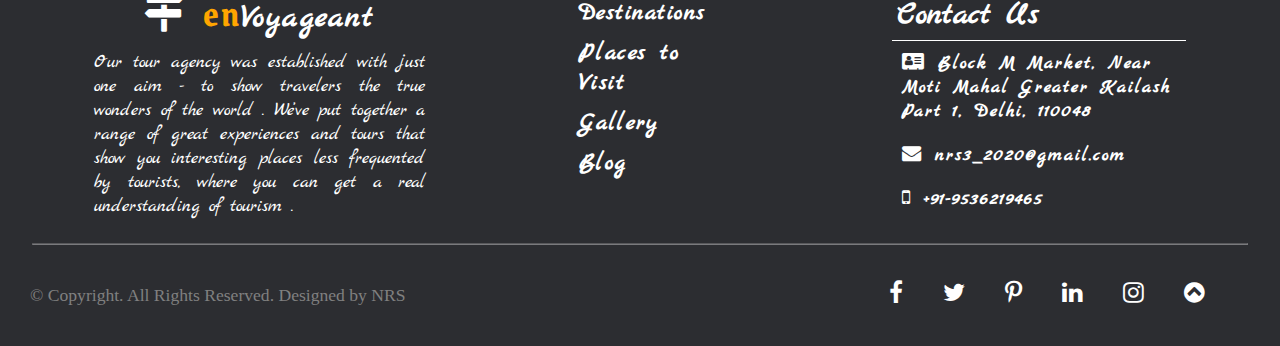
<file: html_files/destinations-2.html>
<!DOCTYPE html>
<html lang="en">

<head>
    <meta charset="UTF-8">
    <meta name="viewport" content="width=device-width, initial-scale=1.0">
    <title>enVoyageant</title>
    <link rel="icon" href="Front_page_images/screenshot-www.google.com-2021.03.01-11_13_43.png">

    <link href="https://fonts.googleapis.com/css2?family=Acme&family=Archivo+Black&family=Dancing+Script:wght@700&family=Grenze+Gotisch:wght@500&family=Henny+Penny&family=Kaushan+Script&family=Marck+Script&family=Niconne&family=Permanent+Marker&family=Ranchers&family=Tangerine:wght@700&display=swap"
        rel="stylesheet">

    <link rel="stylesheet" href="https://stackpath.bootstrapcdn.com/font-awesome/4.7.0/css/font-awesome.min.css" integrity="sha384-wvfXpqpZZVQGK6TAh5PVlGOfQNHSoD2xbE+QkPxCAFlNEevoEH3Sl0sibVcOQVnN" crossorigin="anonymous">

    <script src="https://ajax.googleapis.com/ajax/libs/jquery/1.11.0/jquery.min.js"></script>

    <link rel="stylesheet" href="../css_files/owl.carousel.css">
    <link rel="stylesheet" href="../css_files/owl.theme.default.min.css">

    <link rel="stylesheet" href="../css_files/tour-style.css">
</head>

<body>
    <!--Navigation Bar-->

    <nav>
        <div class="logo-div">
            <img src="../Front_page_images/logo.png" alt="logo">
            <a href="#" class="logo"><span>en</span>Voyageant</a>
        </div>
        <div class="menu-toggle"></div>
        <div class="nav-bar">
            <ul class="list">
                <li>
                    <a href="../index.html">Home</a>
                </li>
                <li>
                    <a href="#" class="active">Destinations</a>
                </li>
                <li>
                    <a href="./hotels.html">Hotels</a>
                </li>
                <li>
                    <a href="./gallery.html">Gallery</a>
                </li>
                <li>
                    <a href="./contact.html">Contact</a>
                </li>
                <li>
                    <a href="#"><i class="fa fa-search" aria-hidden="true"></i></a>
                </li>

            </ul>
        </div>
    </nav>
    <!--Image Slider-->
    <div class="image-slider">
        <div class="carousel owl-carousel owl-theme">
            <div class="slides">
                <img src="../Destinations/Tour_slider/sergio-capuzzimati-Lr0dNUWVLrE-unsplash.jpg" alt="photo">
                <div class="background-overlay"></div>
                <div class="content">
                    <h2>Northern India</h2>
                    <p>
                        Enjoy the beauty of Northern India between the mountains. Northern India, also known as "Heaven" is the best place for those who love adventures, nature, mountains and pilgrimages.
                    </p>
                </div>
            </div>
            <div class="slides">
                <img src="../Destinations/Tour_slider/aditya-prakash-nhODNvOsGI0-unsplash.jpg" alt="photo">
                <div class="background-overlay"></div>
                <div class="content">
                    <h2>Eastern India</h2>
                    <p>
                        East India has a strong ethnic culture and religious roots. Adding to the vibrant culture of East India are various dance, music and art forms. From Sambalpuri dance to Rabindra Sangeet and Madhubani paintings.
                    </p>
                </div>
            </div>
            <div class="slides">
                <img src="../Destinations/Tour_slider/pexels-bayu-jefri-1387037.jpg" alt="photo">
                <div class="background-overlay"></div>
                <div class="content">
                    <h2>Southern India</h2>
                    <p>
                        South India is bounded by the Bay of Bengal in the east, the Arabian Sea in the west and the Indian Ocean in the south. It witnessed the technological era of India. It is rich in Hindu traditions and home of forests.
                    </p>
                </div>
            </div>
            <div class="slides">
                <img src="../Destinations/Tour_slider/pexels-tomáš-malík-1703312.jpg" alt="photo">
                <div class="background-overlay"></div>
                <div class="content">
                    <h2>Western India</h2>
                    <p>
                        Boasting of a rich cultural heritage, this part of the country houses some exemplary tourist sites including magnificient mnonuments, which are embodiments of the glorious architectural heritage of ancient India.
                    </p>
                </div>
            </div>
        </div>
    </div>

    <!--Destination cards-->
    <div class="destination-box">
        <div class="destin-heading">
            <h2>Here are the next top tours:</h2>
        </div>
        <div class="card-box">
            <div class="card-design">
                <div class="image">
                    <div class="overlay"></div>
                    <img src="../Destinations/Gujarat/satyajeet-mazumdar-RxYnq-q_DGc-unsplash.jpg">
                    <h3>10 &nbsp;Gujarat</h3>
                </div>
                <div class="content">
                    <h2>"Vibrant Gujarati"</h2>
                    <p>
                        Gujarat is home to several architectural marvels and is famous for its vibrant culture and rich heritage, apart from the scenic landscapes and mouth-watering cuisine. Offering a broad range of the most spectacular attractions, Gujarat, also known as 'The
                        Land of Legends', presents a perfect blend of art, history, music and culture.
                    </p>
                    <a href="#">Read More</a>
                </div>
            </div>

            <div class="card-design">
                <div class="image">
                    <div class="overlay"></div>
                    <img src="../Destinations/Goa/architecture-3187940_1920.jpg">
                    <h3>11 &nbsp; Goa</h3>
                </div>
                <div class="content">
                    <h2>"India's Own Moonland"</h2>
                    <p>
                        Ladakh is a union territory in the Kashmir region of India. Formerly falling in the state of Jammu & Kashmir, Ladakh was administered a union territory on 31st October 2019. Ladakh is an adventure playground for climbing, jeeps tours, rafting and high-altitude
                        trekking. The road passes close altogether from around October to May, and the only way to reach left is by air.
                    </p>
                    <a href="#">Read More</a>
                </div>
            </div>
            <div class="card-design">
                <div class="image">
                    <div class="overlay"></div>
                    <img src="../Destinations/Mumbai/satyajeet-mazumdar-fCsmYKhiHGo-unsplash.jpg">
                    <h3>12 &nbsp; Maharashtra</h3>
                </div>
                <div class="content">
                    <h2>"Paradise on the Earth"</h2>
                    <p>
                        Jammu and Kashmir is world famous for its scenic splendour, snow-capped mountains, plentiful wildlife, exquisite monuments, hospitable people and local handicrafts. Your trip to Jammu and Kashmir will be a memorable one as the state will not only appeal
                        to you with its scenic beauty and snow-covered mountain ranges, but the adventure sports will take you to a different world.
                    </p>
                    <a href="#">Read More</a>
                </div>
            </div>
            <div class="card-design">
                <div class="image">
                    <div class="overlay"></div>
                    <img src="../Destinations/Madhya_Pradesh/mahadev-3880569_1920.jpg">
                    <h3>13 &nbsp; Madhya Pradesh</h3>
                </div>
                <div class="content">
                    <h2>"Land of Himalayas"</h2>
                    <p>
                        Endowed with lofty Himalayan mountains, ancient religious sites and a cheerful culture, Himachal Pradesh is home to famous tourist destinations. Himachal Pradesh is known as the state of apples all over India. It is also known for scenic landscapes, culture,
                        adventure sports and a variety of fairs, festivals and celebrations throughout the year.
                    </p>
                    <a href="#">Read More</a>
                </div>
            </div>
            <div class="card-design">
                <div class="image">
                    <div class="overlay"></div>
                    <img src="../Destinations/West_Bengal/bridge-3100742_1920.jpg">
                    <h3>14 &nbsp; West Bengal</h3>
                </div>
                <div class="content">
                    <h2>"The Land of Gods"</h2>
                    <p>
                        Land of untouched natural beauty and spirituality, Uttarakhand is a Himalayan state of North India, famously known as Devbhumi (or the Land of the Gods). Carved out from Uttar Pradesh, the state, formerly known as Uttaranchal, is a place that not only
                        boasts of a scintillating view of the Himalayas but also exhibits a cultural ethos which speaks of a harmonic coexistence with nature.
                    </p>
                    <a href="#">Read More</a>
                </div>
            </div>
            <div class="card-design">
                <div class="image">
                    <div class="overlay"></div>
                    <img src="../Destinations/Odisha/BHUBANESWAR.jpg">
                    <h3>15 &nbsp; Odisha</h3>
                </div>
                <div class="content">
                    <h2>"Smiling State Of India"</h2>
                    <p>
                        Punjab means the land of five rivers. Known for its cuisine, culture and history, Punjab is visited by tourists who want to enjoy its vibrant culture and food. The fertile land of farms and forts, Punjab has been aptly nicknamed the 'Smiling Soul of India'
                        where you will always see smiles on the faces of the inhabitants who take pride in their religion and culture.
                    </p>
                    <a href="#">Read More</a>
                </div>
            </div>
            <div class="card-design">
                <div class="image">
                    <div class="overlay"></div>
                    <img src="../Destinations/Assam/boat-196750_1920.jpg">
                    <h3>16 &nbsp;Assam</h3>
                </div>
                <div class="content">
                    <h2>"The Gateway to North-East India"</h2>
                    <p>
                        Assam, a treasure trove of natural beauty and diverse history, is one of the least explored regions in the country, lending it an immaculate, untouched aura that is sure to allure you. A land of wild forests, mighty rivers, and acres and acres of tea
                        plantations, and has a breath-taking landscape and is known to be one of the top biodiversity hotspots in the entire world.
                    </p>
                    <a href="#">Read More</a>
                </div>
            </div>
            <div class="card-design">
                <div class="image">
                    <div class="overlay"></div>
                    <img src="../Destinations/Sikkhim/teesta-5005679_1920.jpg">
                    <h3>17 &nbsp;Sikkhim</h3>
                </div>
                <div class="content">
                    <h2>"Home to the Kanchenjunga"</h2>
                    <p>
                        Travelling across this Himalayan state is particularly highlighted by the dramatic contouring of the scenery from thick woodlands to colourful meadows to few barren patches to the panoramic views of the snowcapped mountains. Occupied by warm-hearted people
                        offering some of the best hospitality and boasting of magnificent treks, snow activities and scenic views.
                    </p>
                    <a href="#">Read More</a>
                </div>
            </div>
            <div class="card-design">
                <div class="image">
                    <div class="overlay"></div>
                    <img src="../Destinations/Meghalaya/hadwt-baglari-GdXeUZLB66E-unsplash.jpg">
                    <h3>18 &nbsp;Meghalaya</h3>
                </div>
                <div class="content">
                    <h2>"The Abode of Clouds"</h2>
                    <p>
                        Meghalaya, the abode of clouds, is one of the most beautiful states in North-East India offering a variety of sights, activities, food and festivals to the tourists. Meghalaya can mesmerise you with its hills, valleys, lakes, caves and waterfalls which
                        when combined with the beautiful clouds, give it a very serene, beautiful look.
                    </p>
                    <a href="#">Read More</a>
                </div>
            </div>
        </div>
        <div class="pagination">
            <a href="./destinations.html">1</a>
            <a class="active" href="#">2</a>
            <a href="#">3</a>
            <a href="#">&raquo;</a>
        </div>
    </div>

    <!--Footer-->

    <div class="footer">
        <div class="upper-part">
            <div class="logo-details">
                <h1><i class="fa fa-map-signs" aria-hidden="true"></i> <span>en</span>Voyageant</h1>
                <p>
                    Our tour agency was established with just one aim - to show travelers the true wonders of the world . We’ve put together a range of great experiences and tours that show you interesting places less frequented by tourists, where you can get a real understanding
                    of tourism .
                </p>
            </div>
            <div class="links">
                <a href="">Destinations</a>
                <a href="">Places to Visit</a>
                <a href="">Gallery</a>
                <a href="">Blog</a>
            </div>
            <div class="contact">
                <h1>Contact Us</h1>
                <a href=""><i class="fa fa-address-card" aria-hidden="true"></i>Block M Market, Near Moti Mahal Greater Kailash Part 1, Delhi, 110048</a>
                <a href=""><i class="fa fa-envelope" aria-hidden="true"></i>nrs3_2020@gmail.com</a>
                <a href=""><i class="fa fa-mobile" aria-hidden="true"></i>+91-9536219465</a>
            </div>
        </div>
        <hr>
        <div class="lower-part">
            <p>&copy; Copyright. All Rights Reserved. Designed by NRS</p>
            <div class="icons">
                <ul>
                    <li>
                        <a href=""><i class="fa fa-facebook" aria-hidden="true"></i></a>
                    </li>
                    <li>
                        <a href=""><i class="fa fa-twitter" aria-hidden="true"></i></a>
                    </li>
                    <li>
                        <a href=""><i class="fa fa-pinterest-p" aria-hidden="true"></i></a>
                    </li>
                    <li>
                        <a href=""><i class="fa fa-linkedin" aria-hidden="true"></i></a>
                    </li>
                    <li>
                        <a href=""><i class="fa fa-instagram" aria-hidden="true"></i></a>
                    </li>
                    <li>
                        <a href="#"><i class="fa fa-chevron-circle-up" aria-hidden="true"></i></a>
                    </li>
                </ul>
            </div>
        </div>
    </div>
    <!--Owl Carousel-->
    <script src="../js_files/jquery.min.js"></script>
    <script src="../js_files/owl.carousel.js"></script>

    <!--Custom Script-->
    <script src="../js_files/tour-script.js"></script>

</body>

</html>
</file>
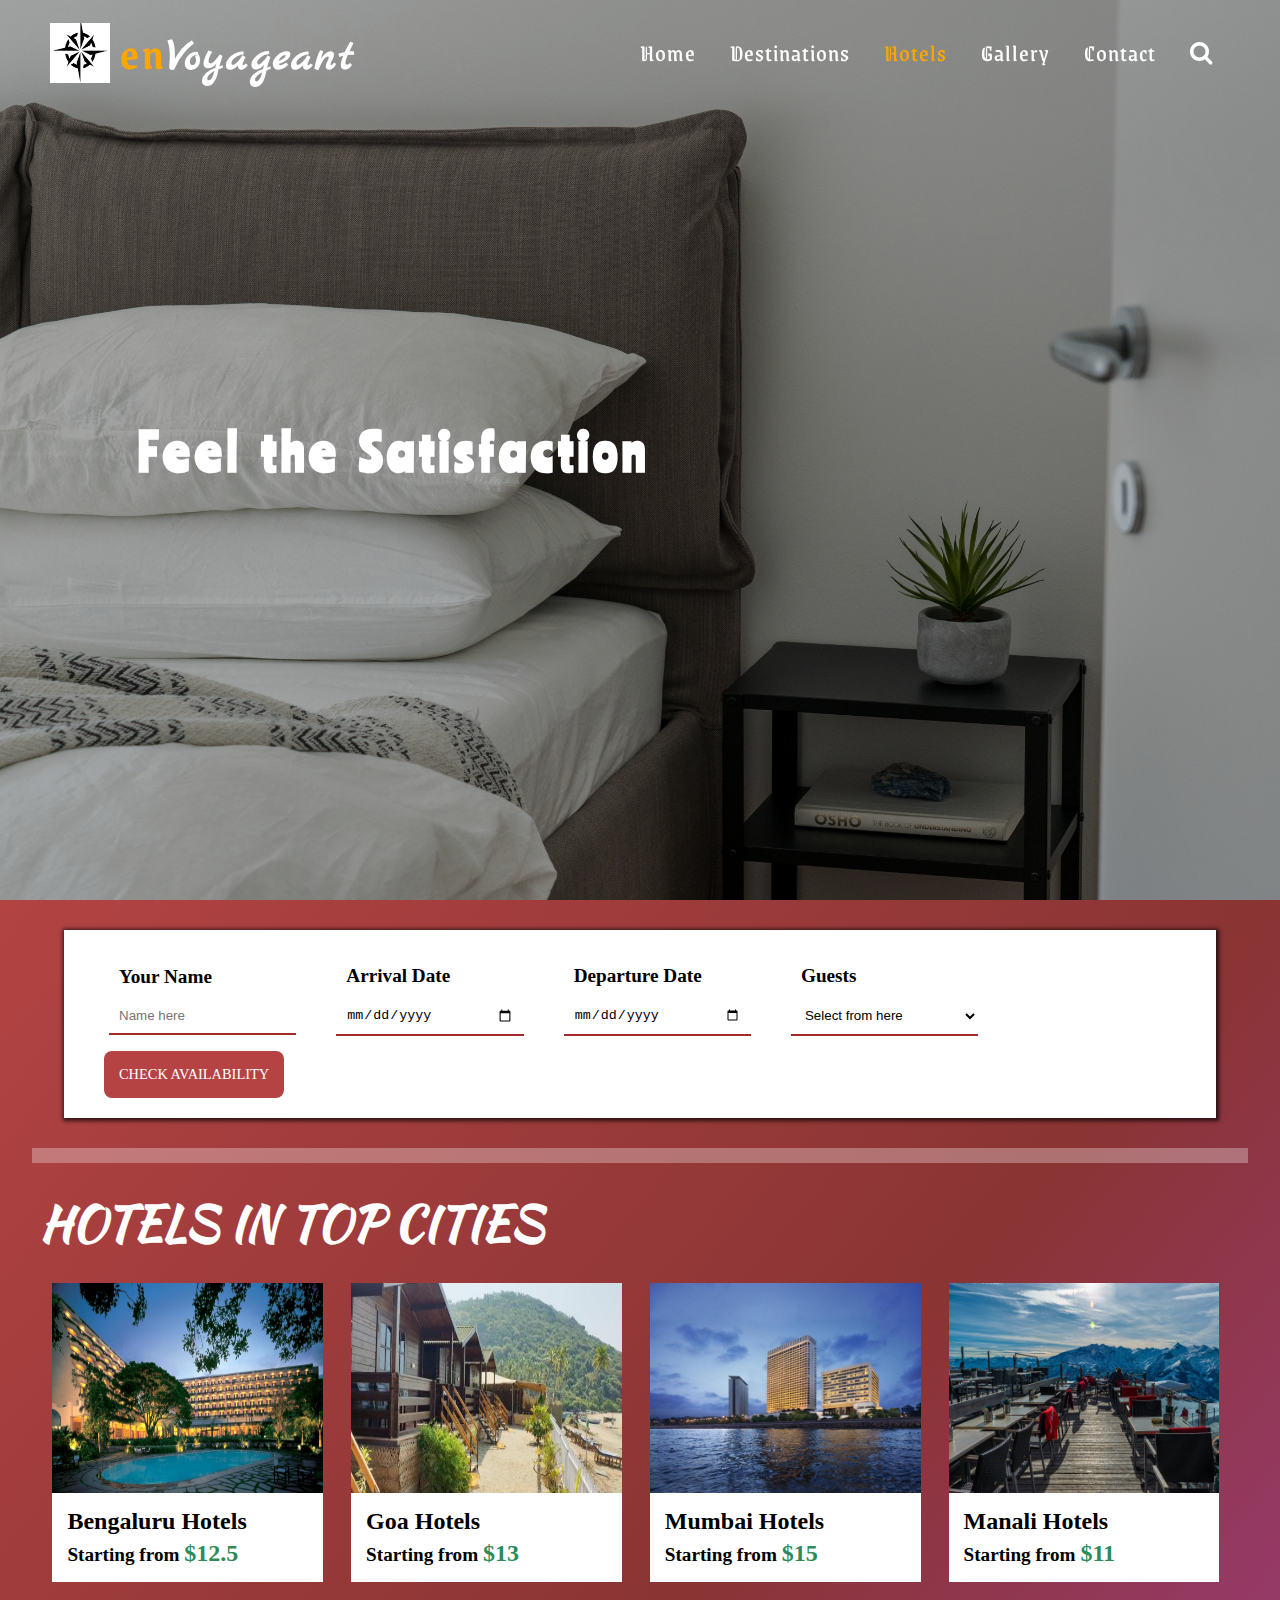
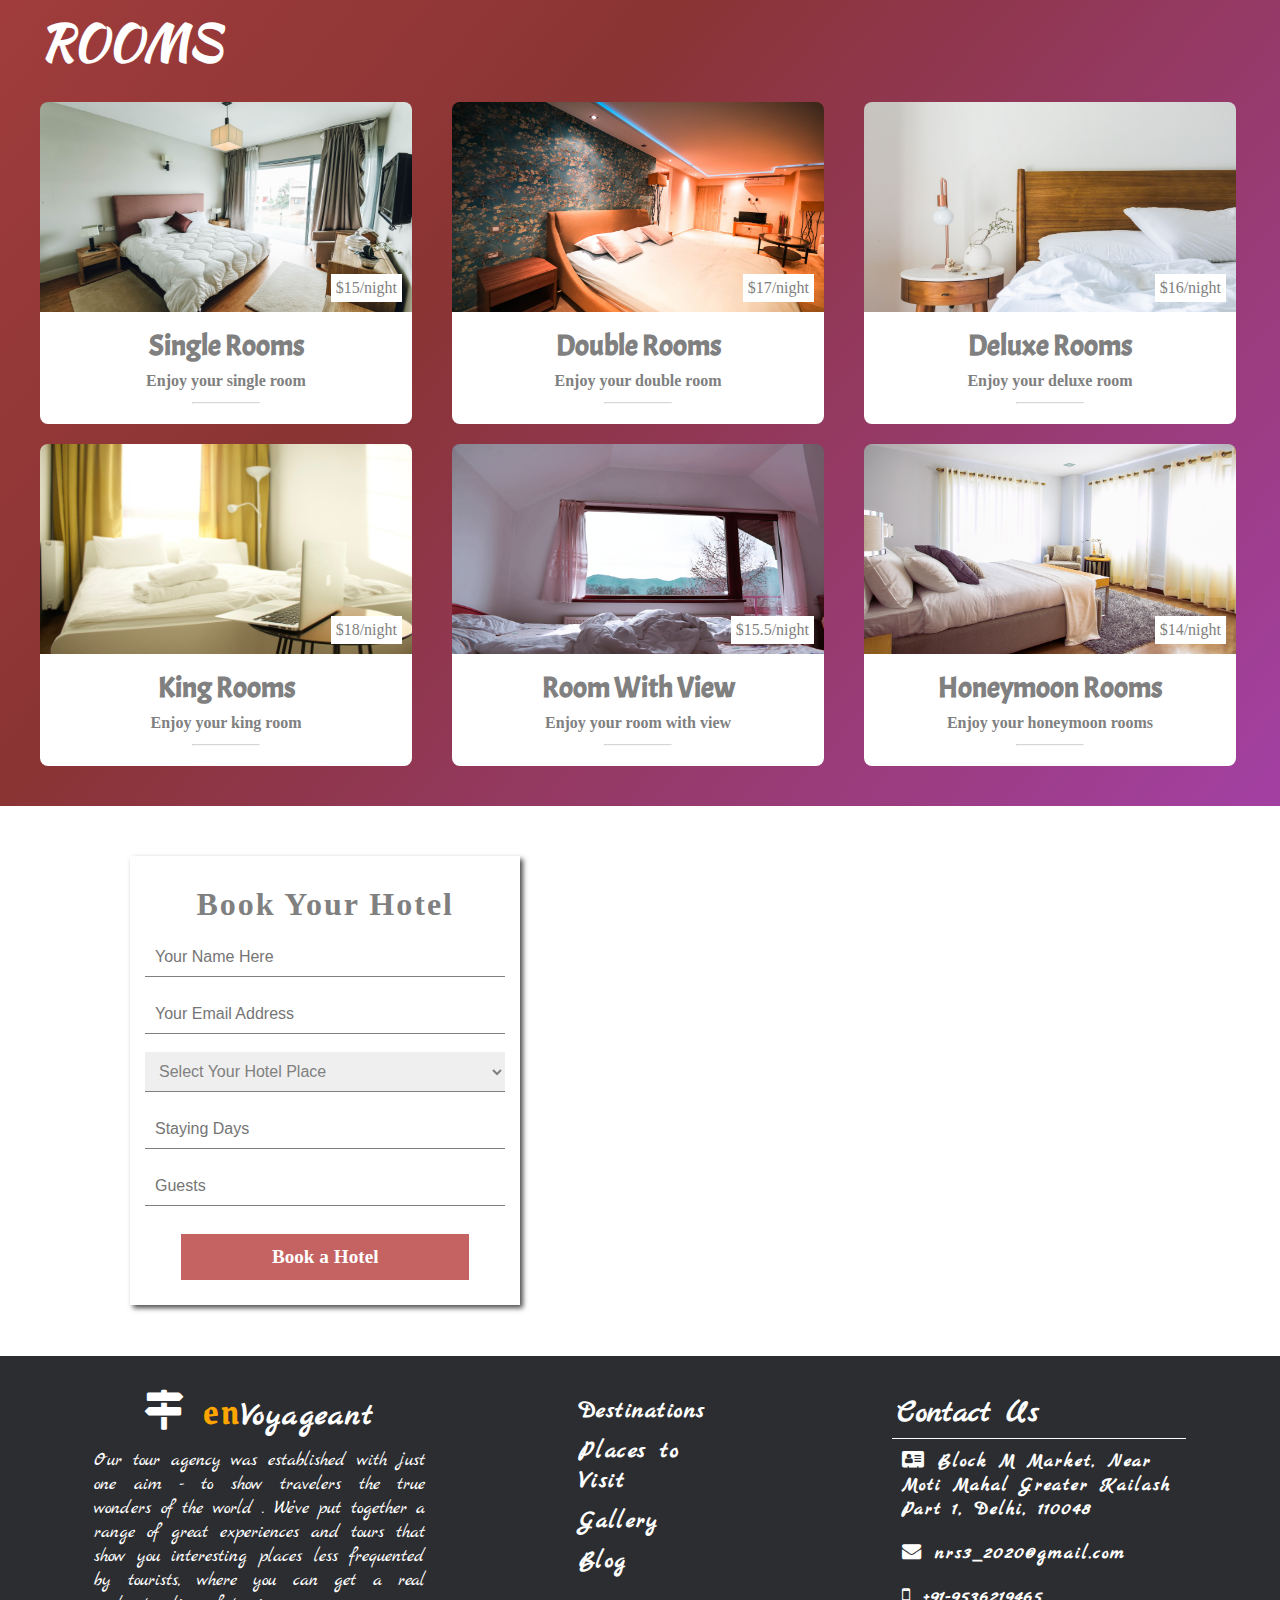
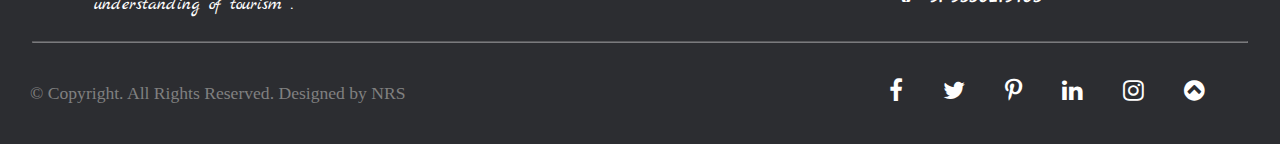
<file: html_files/hotels.html>
<!DOCTYPE html>
<html lang="en">

<head>
    <meta charset="UTF-8">
    <meta name="viewport" content="width=device-width, initial-scale=1.0">
    <title>enVoyageant</title>
    <link rel="icon" href="Front_page_images/screenshot-www.google.com-2021.03.01-11_13_43.png">

    <link href="https://fonts.googleapis.com/css2?family=Acme&family=Archivo+Black&family=Dancing+Script:wght@700&family=Grenze+Gotisch:wght@500&family=Henny+Penny&family=Kaushan+Script&family=Marck+Script&family=Niconne&family=Permanent+Marker&family=Ranchers&family=Tangerine:wght@700&display=swap"
        rel="stylesheet">

    <link rel="stylesheet" href="https://stackpath.bootstrapcdn.com/font-awesome/4.7.0/css/font-awesome.min.css" integrity="sha384-wvfXpqpZZVQGK6TAh5PVlGOfQNHSoD2xbE+QkPxCAFlNEevoEH3Sl0sibVcOQVnN" crossorigin="anonymous">

    <script src="https://ajax.googleapis.com/ajax/libs/jquery/1.11.0/jquery.min.js"></script>
    <link rel="stylesheet" href="../css_files/hotel.css">
</head>

<body>
    <!--Navigation Bar-->

    <nav>
        <div class="logo-div">
            <img src="../Front_page_images/logo.png" alt="logo">
            <a href="#" class="logo"><span>en</span>Voyageant</a>
        </div>
        <div class="menu-toggle"></div>
        <div class="nav-bar">
            <ul class="list">
                <li>
                    <a href="../index.html">Home</a>
                </li>
                <li>
                    <a href="./destinations.html">Destinations</a>
                </li>
                <li>
                    <a href="#" class="active">Hotels</a>
                </li>
                <li>
                    <a href="./gallery.html">Gallery</a>
                </li>
                <li>
                    <a href="./contact.html">Contact</a>
                </li>
                <li>
                    <a href="#"><i class="fa fa-search" aria-hidden="true"></i></a>
                </li>

            </ul>
        </div>
    </nav>


    <!--Slider-->
    <div class="slider">
        <div class="banner" id="banner1">
            <img src="../Hotels_images/pexels-tim-savage-573552.jpg">
            <div class="overlay"></div>
            <div class="text-box">
                <h1>The Perfect Base For You</h1>
            </div>
        </div>
        <div class="banner" id="banner2">
            <img src="../Hotels_images/pexels-naim-benjelloun-2030119.jpg">
            <div class="overlay"></div>
            <div class="text-box">
                <h1>Modern & Spacious Rooms</h1>
            </div>
        </div>
        <div class="banner" id="banner3">
            <img src="../Hotels_images/pexels-artem-beliaikin-988508.jpg">
            <div class="overlay"></div>
            <div class="text-box">
                <h1>Enjoy Your Stay</h1>
            </div>
        </div>
        <div class="banner" id="banner4">
            <img src="../Hotels_images/pexels-castorly-stock-3682238.jpg">
            <div class="overlay"></div>
            <div class="text-box">
                <h1>Feel the Satisfaction</h1>
            </div>
        </div>
    </div>
    <!--Checking Availability-->
    <div class="available">
        <form>
            <div class="part">
                <label for="name">Your Name</label>
                <input type="text" id="name" placeholder="Name here">
            </div>
            <div class="part">
                <label for="date">Arrival Date</label>
                <input type="date" id="date" placeholder="7th December 2020">
            </div>
            <div class="part">
                <label for="name">Departure Date</label>
                <input type="date" id="name" placeholder="12th December 2020">
            </div>
            <div class="part">
                <label for="number">Guests</label>
                <select name="number" id="number">
                    <option>Select from here</option>
                    <option value="1">1</option>
                    <option value="2">2</option>
                    <option value="4">4</option>
                    <option value="8">8</option>
                </select>
            </div>
            <button> Check Availability </button>
        </form>

        <span class="mid-line"></span>

        <div class="hotels">
            <h1> Hotels in Top Cities</h1>
            <div class="hotel-city">
                <div class="design">
                    <div class="image">
                        <img src="../Hotels_images/Bengaluru.jpg">
                        <div class="overlay-hidden"><i class="fa fa-link" aria-hidden="true"></i></div>
                    </div>
                    <div class="content">
                        <a href="#">Bengaluru Hotels</a>
                        <h4>Starting from <span> $12.5</span></h4>
                    </div>
                </div>
                <div class="design">
                    <div class="image">
                        <img src="../Hotels_images/Goa.jpg">
                        <div class="overlay-hidden"><i class="fa fa-link" aria-hidden="true"></i></div>
                    </div>
                    <div class="content">
                        <a href="#">Goa Hotels</a>
                        <h4>Starting from <span> $13</span></h4>
                    </div>
                </div>
                <div class="design">
                    <div class="image">
                        <img src="../Hotels_images/Mumbai.jpg">
                        <div class="overlay-hidden"><i class="fa fa-link" aria-hidden="true"></i></div>
                    </div>
                    <div class="content">
                        <a href="#">Mumbai Hotels</a>
                        <h4>Starting from <span> $15</span></h4>
                    </div>
                </div>
                <div class="design">
                    <div class="image">
                        <img src="../Hotels_images/alps-4766516_1280.jpg">
                        <div class="overlay-hidden"><i class="fa fa-link" aria-hidden="true"></i></div>
                    </div>
                    <div class="content">
                        <a href="#">Manali Hotels</a>
                        <h4>Starting from <span> $11</span></h4>
                    </div>
                </div>
            </div>
        </div>

        <div class="rooms">
            <h1> Rooms</h1>
            <div class="room-types">
                <div class="room-design">
                    <div class="image">
                        <img src="../Hotels_images/pexels-naim-benjelloun-2029731.jpg">
                        <div class="overlay-hidden"><i class="fa fa-link" aria-hidden="true"></i></div>
                        <div class="price">$15/night</div>
                    </div>
                    <div class="content-room">
                        <h2>Single Rooms</h2>
                        <h4>Enjoy your single room</h4>
                        <hr>
                    </div>
                </div>
                <div class="room-design">
                    <div class="image">
                        <img src="../Hotels_images/pexels-naim-benjelloun-2030119.jpg">
                        <div class="overlay-hidden"><i class="fa fa-link" aria-hidden="true"></i></div>
                        <div class="price">$17/night</div>
                    </div>
                    <div class="content-room">
                        <h2>Double Rooms</h2>
                        <h4>Enjoy your double room</h4>
                        <hr>
                    </div>
                </div>
                <div class="room-design">
                    <div class="image">
                        <img src="../Hotels_images/pexels-burst-545012.jpg">
                        <div class="overlay-hidden"><i class="fa fa-link" aria-hidden="true"></i></div>
                        <div class="price">$16/night</div>
                    </div>
                    <div class="content-room">
                        <h2>Deluxe Rooms</h2>
                        <h4>Enjoy your deluxe room</h4>
                        <hr>
                    </div>
                </div>
                <div class="room-design">
                    <div class="image">
                        <img src="../Hotels_images/pexels-mateusz-dach-1150962.jpg">
                        <div class="overlay-hidden"><i class="fa fa-link" aria-hidden="true"></i></div>
                        <div class="price">$18/night</div>
                    </div>
                    <div class="content-room">
                        <h2>King Rooms</h2>
                        <h4>Enjoy your king room</h4>
                        <hr>
                    </div>
                </div>
                <div class="room-design">
                    <div class="image">
                        <img src="../Hotels_images/pexels-dids-2140972.jpg">
                        <div class="overlay-hidden"><i class="fa fa-link" aria-hidden="true"></i></div>
                        <div class="price">$15.5/night</div>
                    </div>
                    <div class="content-room">
                        <h2>Room With View</h2>
                        <h4>Enjoy your room with view</h4>
                        <hr>
                    </div>
                </div>
                <div class="room-design">
                    <div class="image">
                        <img src="../Hotels_images/bed-1839183_1920.jpg">
                        <div class="overlay-hidden"><i class="fa fa-link" aria-hidden="true"></i></div>
                        <div class="price">$14/night</div>
                    </div>
                    <div class="content-room">
                        <h2>Honeymoon Rooms</h2>
                        <h4>Enjoy your honeymoon rooms</h4>
                        <hr>
                    </div>
                </div>
            </div>
        </div>
    </div>
    <!--Booking-->
    <div class="booking">
        <form>
            <div>
                <h1>Book Your Hotel</h1>
            </div>
            <input type="text" placeholder="Your Name Here">
            <input type="email" placeholder="Your Email Address">
            <select name="hotel" id="hotel">
                <option value="">Select Your Hotel Place</option>
                <option value="Mumbai">Mumbai</option>
                <option value="Banglore">Banglore</option>
                <option value="Hyderabad">Hyderabad</option>
                <option value="Manali">Manali</option>
            </select>
            <input type="text" placeholder="Staying Days">
            <input type="text" placeholder="Guests">
            <button>Book a Hotel</button>
        </form>
        <iframe height="470" src="https://www.youtube.com/embed/P1k2hnxxiEA" frameborder="0" allow="accelerometer; autoplay; clipboard-write; encrypted-media; gyroscope; picture-in-picture" allowfullscreen></iframe>
    </div>
    <!--Footer-->

    <div class="footer">
        <div class="upper-part">
            <div class="logo-details">
                <h1><i class="fa fa-map-signs" aria-hidden="true"></i> <span>en</span>Voyageant</h1>
                <p>
                    Our tour agency was established with just one aim - to show travelers the true wonders of the world . We’ve put together a range of great experiences and tours that show you interesting places less frequented by tourists, where you can get a real understanding
                    of tourism .
                </p>
            </div>
            <div class="links">
                <a href="">Destinations</a>
                <a href="">Places to Visit</a>
                <a href="">Gallery</a>
                <a href="">Blog</a>
            </div>
            <div class="contact">
                <h1>Contact Us</h1>
                <a href=""><i class="fa fa-address-card" aria-hidden="true"></i>Block M Market, Near Moti Mahal Greater Kailash Part 1, Delhi, 110048</a>
                <a href=""><i class="fa fa-envelope" aria-hidden="true"></i>nrs3_2020@gmail.com</a>
                <a href=""><i class="fa fa-mobile" aria-hidden="true"></i>+91-9536219465</a>
            </div>
        </div>
        <hr>
        <div class="lower-part">
            <p>&copy; Copyright. All Rights Reserved. Designed by NRS</p>
            <div class="icons">
                <ul>
                    <li>
                        <a href=""><i class="fa fa-facebook" aria-hidden="true"></i></a>
                    </li>
                    <li>
                        <a href=""><i class="fa fa-twitter" aria-hidden="true"></i></a>
                    </li>
                    <li>
                        <a href=""><i class="fa fa-pinterest-p" aria-hidden="true"></i></a>
                    </li>
                    <li>
                        <a href=""><i class="fa fa-linkedin" aria-hidden="true"></i></a>
                    </li>
                    <li>
                        <a href=""><i class="fa fa-instagram" aria-hidden="true"></i></a>
                    </li>
                    <li>
                        <a href="#"><i class="fa fa-chevron-circle-up" aria-hidden="true"></i></a>
                    </li>
                </ul>
            </div>
        </div>
    </div>

    <!--JQuery CDN-->
    <script src="https://code.jquery.com/jquery-3.5.1.min.js" integrity="sha256-9/aliU8dGd2tb6OSsuzixeV4y/faTqgFtohetphbbj0=" crossorigin="anonymous"></script>

    <script type="text/javascript">
        window.addEventListener("scroll", function() {
            var nav = document.querySelector("nav");
            nav.classList.toggle("sticky", window.scrollY > 0);
        })
        $(document).ready(function() {
            $('.menu-toggle').click(function() {
                $('.menu-toggle').toggleClass('active')
                $('.nav-bar').toggleClass('active')
            })
        })
    </script>

</body>

</html>
</file>
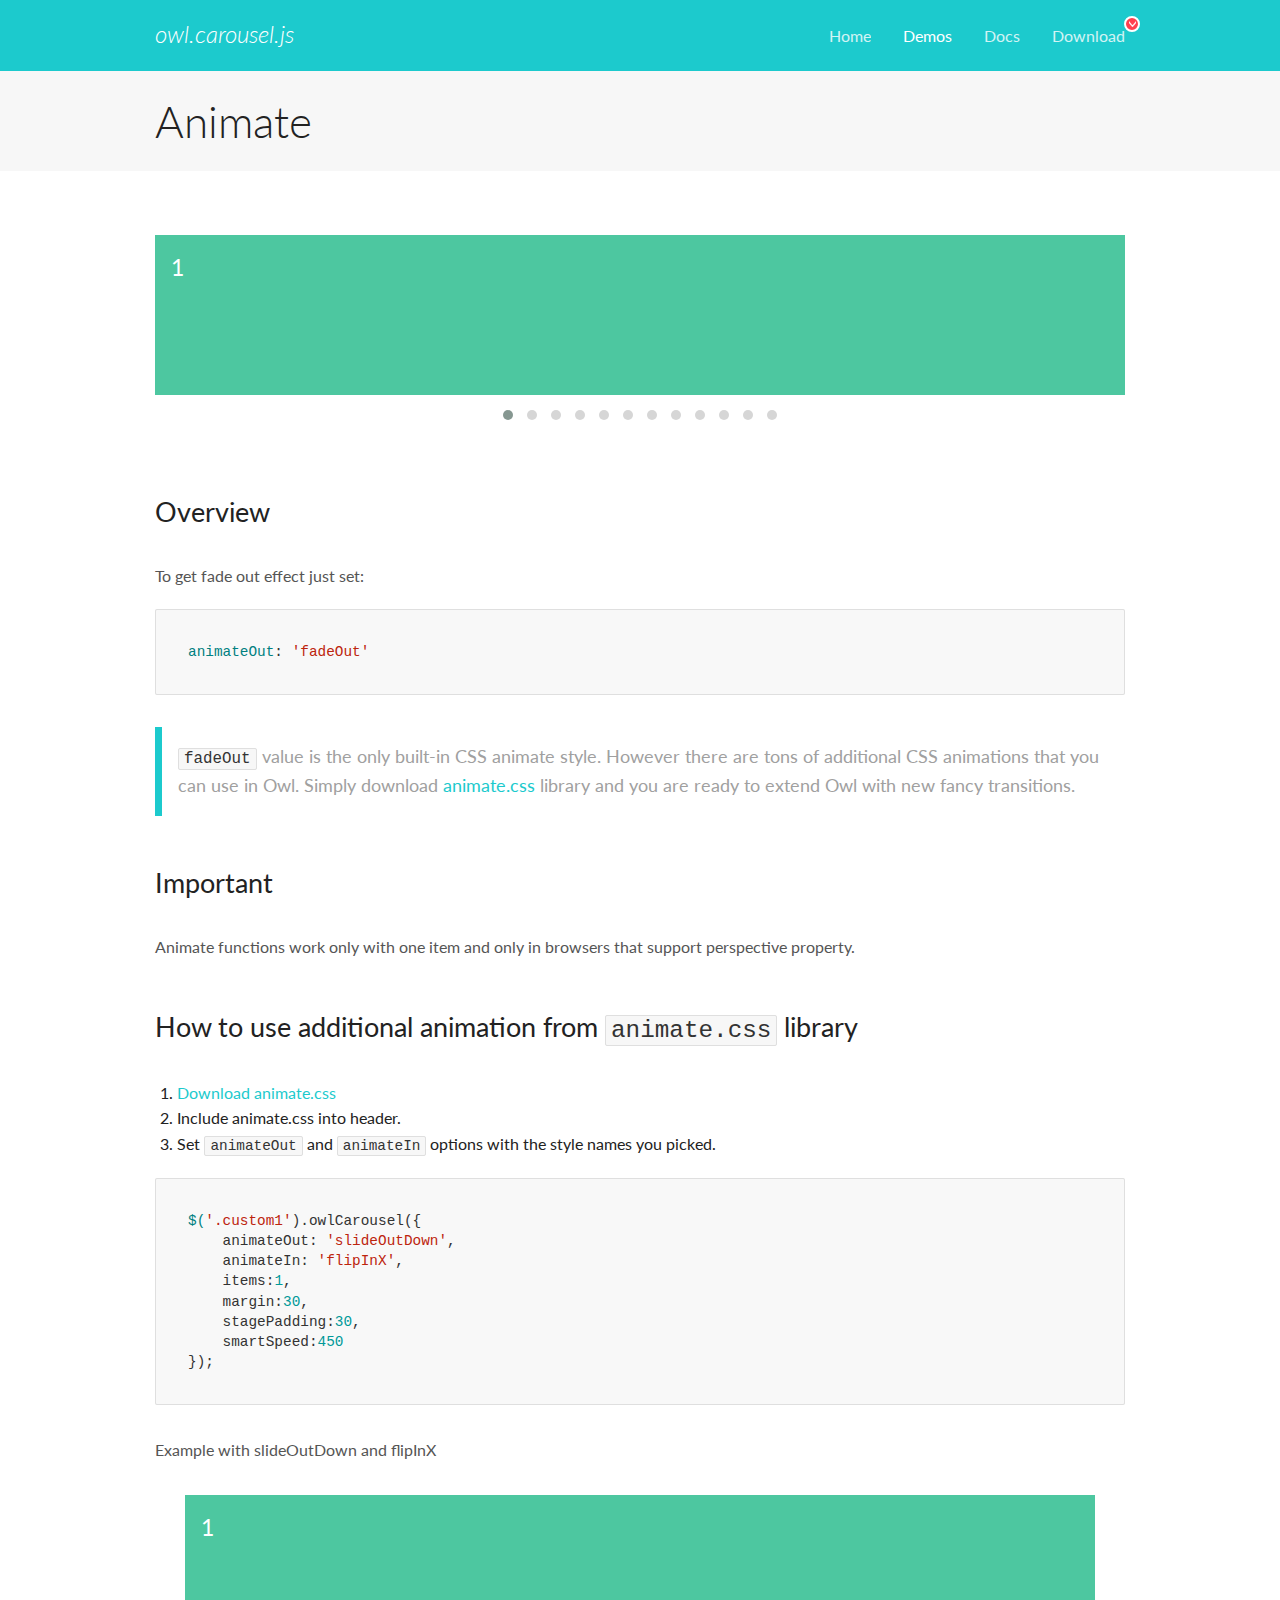
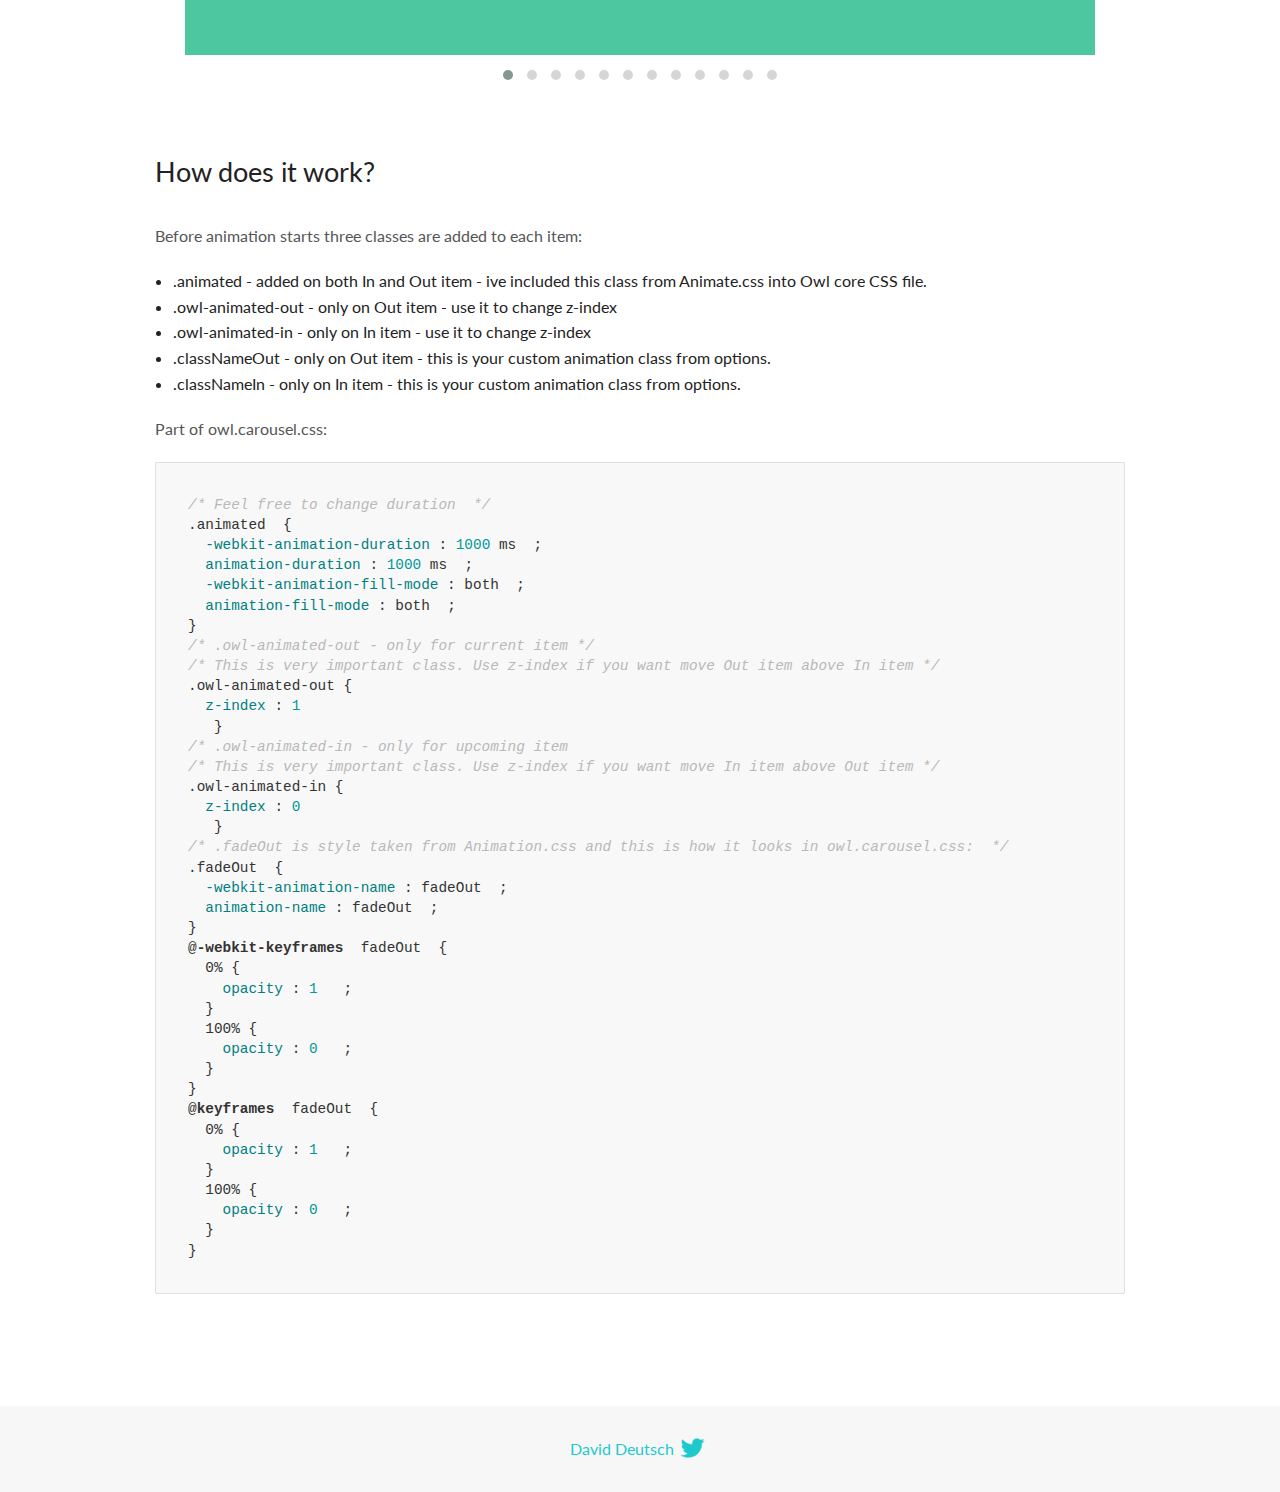
<file: OwlCarousel2-2.3.4/OwlCarousel2-2.3.4/docs/demos/animate.html>
<!DOCTYPE html>
<html lang="en">
  <head>

    <!-- head -->
    <meta charset="utf-8">
    <meta name="msapplication-tap-highlight" content="no" />
    <meta name="viewport" content="width=device-width, initial-scale=1.0" />
    <meta name="description" content="Animate carousel">
    <meta name="author" content="David Deutsch">
    <title>
      Animate Demo | Owl Carousel | 2.3.4
    </title>

    <!-- Stylesheets -->
    <link href='https://fonts.googleapis.com/css?family=Lato:300,400,700,400italic,300italic' rel='stylesheet' type='text/css'>
    <link rel="stylesheet" href="../assets/css/docs.theme.min.css">

    <!-- Owl Stylesheets -->
    <link rel="stylesheet" href="../assets/owlcarousel/assets/owl.carousel.min.css">
    <link rel="stylesheet" href="../assets/owlcarousel/assets/owl.theme.default.min.css">

    <!-- HTML5 shim and Respond.js IE8 support of HTML5 elements and media queries -->

    <!--[if lt IE 9]>
      <script src="https://oss.maxcdn.com/libs/html5shiv/3.7.0/html5shiv.js"></script>
      <script src="https://oss.maxcdn.com/libs/respond.js/1.3.0/respond.min.js"></script>
    <![endif]-->

    <!-- Favicons -->
    <link rel="apple-touch-icon-precomposed" sizes="144x144" href="../assets/ico/apple-touch-icon-144-precomposed.png">
    <link rel="shortcut icon" href="../assets/ico/favicon.png">
    <link rel="shortcut icon" href="favicon.ico">

    <!-- Yeah i know js should not be in header. Its required for demos.-->

    <!-- javascript -->
    <script src="../assets/vendors/jquery.min.js"></script>
    <script src="../assets/owlcarousel/owl.carousel.js"></script>
  </head>
  <body>

    <!-- header -->
    <header class="header">
      <div class="row">
        <div class="large-12 columns">
          <div class="brand left">
            <h3>
              <a href="/OwlCarousel2/">owl.carousel.js</a> 
            </h3>
          </div>
          <a id="toggle-nav" class="right">
            <span></span> <span></span> <span></span> 
          </a> 
          <div class="nav-bar">
            <ul class="clearfix">
              <li> <a href="/OwlCarousel2/index.html">Home</a>  </li>
              <li class="active">
                <a href="/OwlCarousel2/demos/demos.html">Demos</a> 
              </li>
              <li> <a href="/OwlCarousel2/docs/started-welcome.html">Docs</a>  </li>
              <li>
                <a href="https://github.com/OwlCarousel2/OwlCarousel2/archive/2.3.4.zip">Download</a> 
                <span class="download"></span> 
              </li>
            </ul>
          </div>
        </div>
      </div>
    </header>

    <!-- title -->
    <section class="title">
      <div class="row">
        <div class="large-12 columns">
          <h1>Animate</h1>
        </div>
      </div>
    </section>

    <!--  Demos -->
    <section id="demos">
      <div class="row">
        <div class="large-12 columns">
          <div class="fadeOut owl-carousel owl-theme">
            <div class="item">
              <h4>1</h4>
            </div>
            <div class="item">
              <h4>2</h4>
            </div>
            <div class="item">
              <h4>3</h4>
            </div>
            <div class="item">
              <h4>4</h4>
            </div>
            <div class="item">
              <h4>5</h4>
            </div>
            <div class="item">
              <h4>6</h4>
            </div>
            <div class="item">
              <h4>7</h4>
            </div>
            <div class="item">
              <h4>8</h4>
            </div>
            <div class="item">
              <h4>9</h4>
            </div>
            <div class="item">
              <h4>10</h4>
            </div>
            <div class="item">
              <h4>11</h4>
            </div>
            <div class="item">
              <h4>12</h4>
            </div>
          </div>
          <h3 id="overview">Overview</h3>
          <p>To get fade out effect just set:</p>
          <pre><code>animateOut: &#39;fadeOut&#39;</code></pre>
          <blockquote>
            <p><code>fadeOut</code> value is the only built-in CSS animate style. However there are tons of additional CSS animations that you can use in Owl. Simply download
              <a href="https://daneden.github.io/animate.css/">animate.css</a>  library and you are ready to extend Owl with new fancy transitions.</p>
          </blockquote>
          <h3 id="important">Important</h3>
          <p>Animate functions work only with one item and only in browsers that support perspective property.</p>
          <h3 id="how-to-use-additional-animation-from-animate-css-library">How to use additional animation from <code>animate.css</code> library</h3>
          <ol>
            <li> <a href="https://daneden.github.io/animate.css/">Download animate.css</a>  </li>
            <li>Include animate.css into header.</li>
            <li>Set <code>animateOut</code> and <code>animateIn</code> options with the style names you picked.</li>
          </ol>
          <pre><code>$(&#39;.custom1&#39;).owlCarousel({
    animateOut: &#39;slideOutDown&#39;,
    animateIn: &#39;flipInX&#39;,
    items:1,
    margin:30,
    stagePadding:30,
    smartSpeed:450
});</code></pre>
          <p>Example with slideOutDown and flipInX</p>
          <div class="custom1 owl-carousel owl-theme">
            <div class="item">
              <h4>1</h4>
            </div>
            <div class="item">
              <h4>2</h4>
            </div>
            <div class="item">
              <h4>3</h4>
            </div>
            <div class="item">
              <h4>4</h4>
            </div>
            <div class="item">
              <h4>5</h4>
            </div>
            <div class="item">
              <h4>6</h4>
            </div>
            <div class="item">
              <h4>7</h4>
            </div>
            <div class="item">
              <h4>8</h4>
            </div>
            <div class="item">
              <h4>9</h4>
            </div>
            <div class="item">
              <h4>10</h4>
            </div>
            <div class="item">
              <h4>11</h4>
            </div>
            <div class="item">
              <h4>12</h4>
            </div>
          </div>
          <h3 id="how-does-it-work-">How does it work?</h3>
          <p>Before animation starts three classes are added to each item:</p>
          <ul>
            <li>.animated - added on both In and Out item - ive included this class from Animate.css into Owl core CSS file.</li>
            <li>.owl-animated-out - only on Out item - use it to change z-index</li>
            <li>.owl-animated-in - only on In item - use it to change z-index</li>
            <li>.classNameOut - only on Out item - this is your custom animation class from options.</li>
            <li>.classNameIn - only on In item - this is your custom animation class from options.</li>
          </ul>
          <p>Part of owl.carousel.css:</p>
          <pre><code class="language-css"><span class="comment">/* Feel free to change duration  */</span> 
<span class="class">.animated</span>  <span class="rules">{
  <span class="rule"><span class="attribute">-webkit-animation-duration</span> :<span class="value"> <span class="number">1000</span> ms</span> </span> ;
  <span class="rule"><span class="attribute">animation-duration</span> :<span class="value"> <span class="number">1000</span> ms</span> </span> ;
  <span class="rule"><span class="attribute">-webkit-animation-fill-mode</span> :<span class="value"> both</span> </span> ;
  <span class="rule"><span class="attribute">animation-fill-mode</span> :<span class="value"> both</span> </span> ;
<span class="rule">}</span> </span> 
<span class="comment">/* .owl-animated-out - only for current item */</span> 
<span class="comment">/* This is very important class. Use z-index if you want move Out item above In item */</span> 
<span class="class">.owl-animated-out</span> <span class="rules">{
  <span class="rule"><span class="attribute">z-index</span> :<span class="value"> <span class="number">1</span> 
</span> </span> </span> }
<span class="comment">/* .owl-animated-in - only for upcoming item
/* This is very important class. Use z-index if you want move In item above Out item */</span> 
<span class="class">.owl-animated-in</span> <span class="rules">{
  <span class="rule"><span class="attribute">z-index</span> :<span class="value"> <span class="number">0</span> 
</span> </span> </span> }
<span class="comment">/* .fadeOut is style taken from Animation.css and this is how it looks in owl.carousel.css:  */</span> 
<span class="class">.fadeOut</span>  <span class="rules">{
  <span class="rule"><span class="attribute">-webkit-animation-name</span> :<span class="value"> fadeOut</span> </span> ;
  <span class="rule"><span class="attribute">animation-name</span> :<span class="value"> fadeOut</span> </span> ;
<span class="rule">}</span> </span> 
<span class="at_rule">@<span class="keyword">-webkit-keyframes</span>  fadeOut </span> {
  0% <span class="rules">{
    <span class="rule"><span class="attribute">opacity</span> :<span class="value"> <span class="number">1</span> </span> </span> ;
  <span class="rule">}</span> </span> 
  100% <span class="rules">{
    <span class="rule"><span class="attribute">opacity</span> :<span class="value"> <span class="number">0</span> </span> </span> ;
  <span class="rule">}</span> </span> 
}
<span class="at_rule">@<span class="keyword">keyframes</span>  fadeOut </span> {
  0% <span class="rules">{
    <span class="rule"><span class="attribute">opacity</span> :<span class="value"> <span class="number">1</span> </span> </span> ;
  <span class="rule">}</span> </span> 
  100% <span class="rules">{
    <span class="rule"><span class="attribute">opacity</span> :<span class="value"> <span class="number">0</span> </span> </span> ;
  <span class="rule">}</span> </span> 
}</code></pre>
          <link rel="stylesheet" href="../assets/css/animate.css">
          <script>
            jQuery(document).ready(function($) {
              $('.fadeOut').owlCarousel({
                items: 1,
                animateOut: 'fadeOut',
                loop: true,
                margin: 10,
              });
              $('.custom1').owlCarousel({
                animateOut: 'slideOutDown',
                animateIn: 'flipInX',
                items: 1,
                margin: 30,
                stagePadding: 30,
                smartSpeed: 450
              });
            });
          </script>
        </div>
      </div>
    </section>

    <!-- footer -->
    <footer class="footer">
      <div class="row">
        <div class="large-12 columns">
          <h5>
            <a href="/OwlCarousel2/docs/support-contact.html">David Deutsch</a> 
            <a id="custom-tweet-button" href="https://twitter.com/share?url=https://github.com/OwlCarousel2/OwlCarousel2&text=Owl Carousel - This is so awesome! " target="_blank"></a> 
          </h5>
        </div>
      </div>
    </footer>

    <!-- vendors -->
    <script src="../assets/vendors/highlight.js"></script>
    <script src="../assets/js/app.js"></script>
  </body>
</html>
</file>
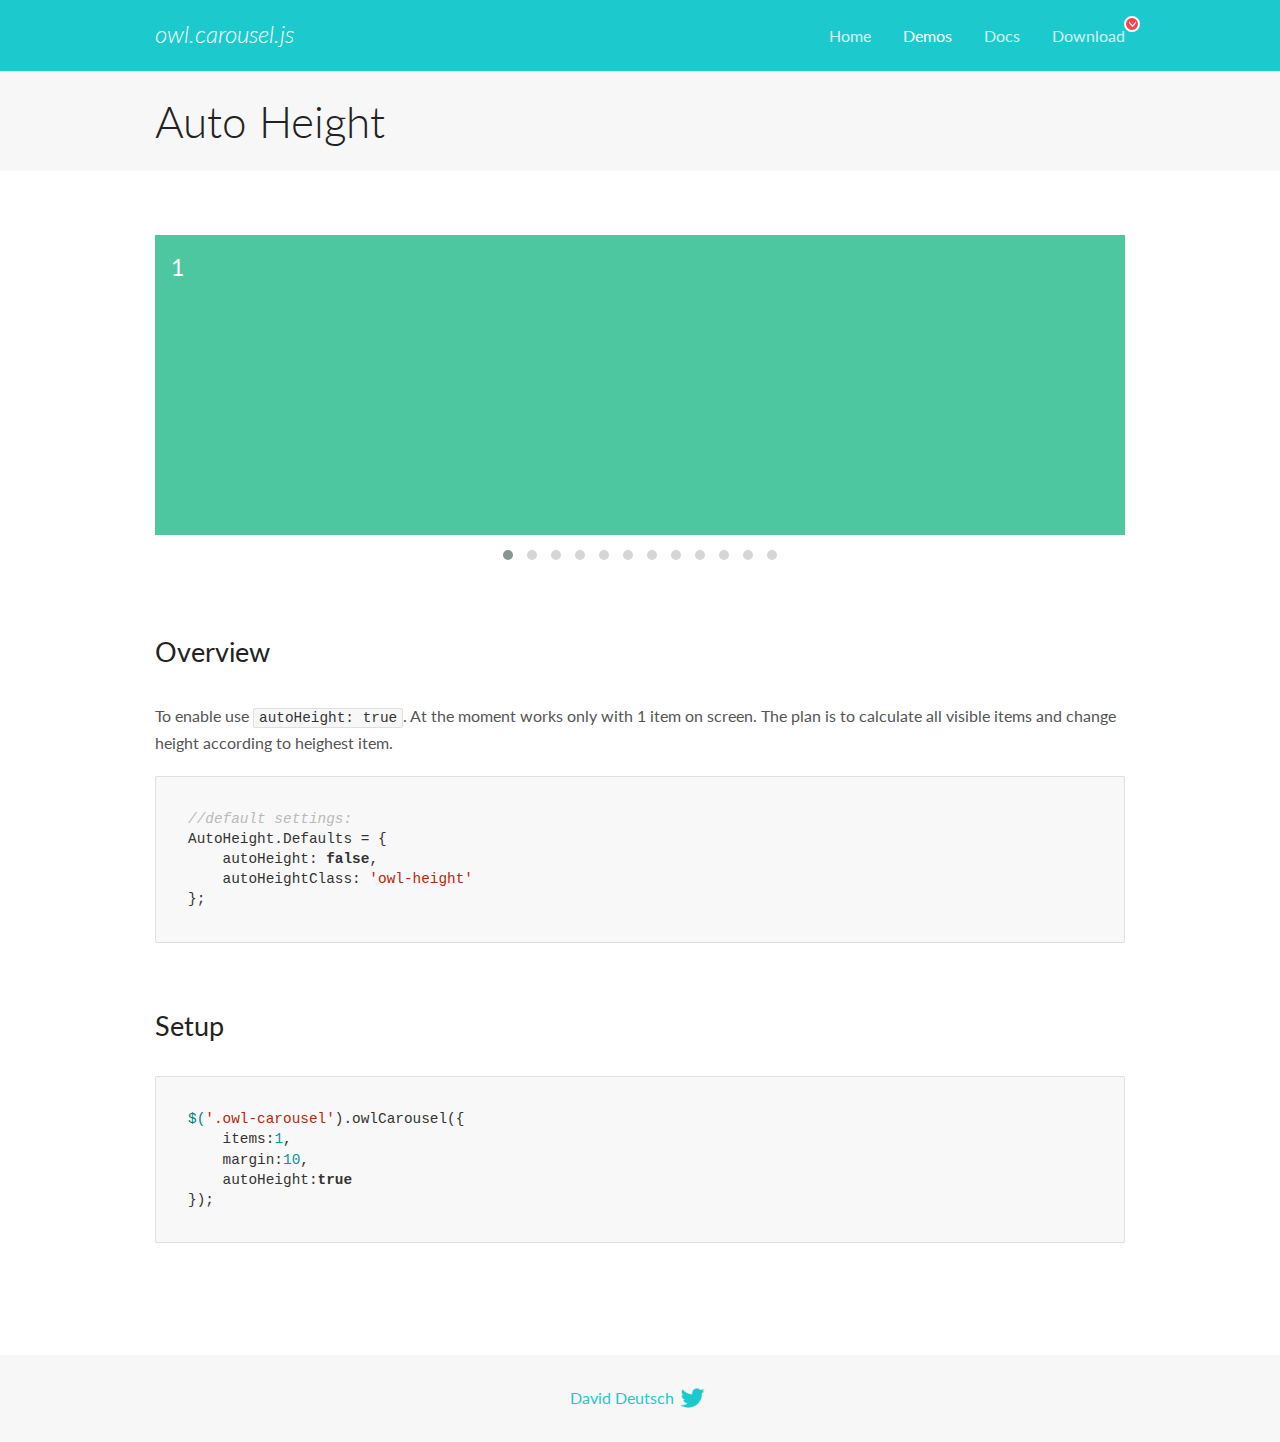
<file: OwlCarousel2-2.3.4/OwlCarousel2-2.3.4/docs/demos/autoheight.html>
<!DOCTYPE html>
<html lang="en">
  <head>

    <!-- head -->
    <meta charset="utf-8">
    <meta name="msapplication-tap-highlight" content="no" />
    <meta name="viewport" content="width=device-width, initial-scale=1.0" />
    <meta name="description" content="autoHeight usage demo">
    <meta name="author" content="David Deutsch">
    <title>
      Auto Height Demo | Owl Carousel | 2.3.4
    </title>

    <!-- Stylesheets -->
    <link href='https://fonts.googleapis.com/css?family=Lato:300,400,700,400italic,300italic' rel='stylesheet' type='text/css'>
    <link rel="stylesheet" href="../assets/css/docs.theme.min.css">

    <!-- Owl Stylesheets -->
    <link rel="stylesheet" href="../assets/owlcarousel/assets/owl.carousel.min.css">
    <link rel="stylesheet" href="../assets/owlcarousel/assets/owl.theme.default.min.css">

    <!-- HTML5 shim and Respond.js IE8 support of HTML5 elements and media queries -->

    <!--[if lt IE 9]>
      <script src="https://oss.maxcdn.com/libs/html5shiv/3.7.0/html5shiv.js"></script>
      <script src="https://oss.maxcdn.com/libs/respond.js/1.3.0/respond.min.js"></script>
    <![endif]-->

    <!-- Favicons -->
    <link rel="apple-touch-icon-precomposed" sizes="144x144" href="../assets/ico/apple-touch-icon-144-precomposed.png">
    <link rel="shortcut icon" href="../assets/ico/favicon.png">
    <link rel="shortcut icon" href="favicon.ico">

    <!-- Yeah i know js should not be in header. Its required for demos.-->

    <!-- javascript -->
    <script src="../assets/vendors/jquery.min.js"></script>
    <script src="../assets/owlcarousel/owl.carousel.js"></script>
  </head>
  <body>

    <!-- header -->
    <header class="header">
      <div class="row">
        <div class="large-12 columns">
          <div class="brand left">
            <h3>
              <a href="/OwlCarousel2/">owl.carousel.js</a> 
            </h3>
          </div>
          <a id="toggle-nav" class="right">
            <span></span> <span></span> <span></span> 
          </a> 
          <div class="nav-bar">
            <ul class="clearfix">
              <li> <a href="/OwlCarousel2/index.html">Home</a>  </li>
              <li class="active">
                <a href="/OwlCarousel2/demos/demos.html">Demos</a> 
              </li>
              <li> <a href="/OwlCarousel2/docs/started-welcome.html">Docs</a>  </li>
              <li>
                <a href="https://github.com/OwlCarousel2/OwlCarousel2/archive/2.3.4.zip">Download</a> 
                <span class="download"></span> 
              </li>
            </ul>
          </div>
        </div>
      </div>
    </header>

    <!-- title -->
    <section class="title">
      <div class="row">
        <div class="large-12 columns">
          <h1>Auto Height</h1>
        </div>
      </div>
    </section>

    <!--  Demos -->
    <section id="demos">
      <div class="row">
        <div class="large-12 columns">
          <div class="owl-carousel owl-theme">
            <div class="item" style="height:300px">
              <h4>1</h4>
            </div>
            <div class="item" style="height:100px">
              <h4>2</h4>
            </div>
            <div class="item" style="height:500px">
              <h4>3</h4>
            </div>
            <div class="item" style="height:250px">
              <h4>4</h4>
            </div>
            <div class="item" style="height:400px">
              <h4>5</h4>
            </div>
            <div class="item" style="height:500px">
              <h4>6</h4>
            </div>
            <div class="item" style="height:600px">
              <h4>7</h4>
            </div>
            <div class="item" style="height:400px">
              <h4>8</h4>
            </div>
            <div class="item" style="height:300px">
              <h4>9</h4>
            </div>
            <div class="item" style="height:350px">
              <h4>10</h4>
            </div>
            <div class="item" style="height:200px">
              <h4>11</h4>
            </div>
            <div class="item" style="height:150px">
              <h4>12</h4>
            </div>
          </div>
          <h3 id="overview">Overview</h3>
          <p>To enable use <code>autoHeight: true</code>. At the moment works only with 1 item on screen. The plan is to calculate all visible items and change height according to heighest item.</p>
          <pre><code>//default settings:
AutoHeight.Defaults = {
    autoHeight: false,
    autoHeightClass: &#39;owl-height&#39;
};</code></pre>
          <h3 id="setup">Setup</h3>
          <pre><code>$(&#39;.owl-carousel&#39;).owlCarousel({
    items:1,
    margin:10,
    autoHeight:true
});</code></pre>
          <script>
            $(document).ready(function() {
              $('.owl-carousel').owlCarousel({
                items: 1,
                margin: 10,
                autoHeight: true
              });
            })
          </script>
        </div>
      </div>
    </section>

    <!-- footer -->
    <footer class="footer">
      <div class="row">
        <div class="large-12 columns">
          <h5>
            <a href="/OwlCarousel2/docs/support-contact.html">David Deutsch</a> 
            <a id="custom-tweet-button" href="https://twitter.com/share?url=https://github.com/OwlCarousel2/OwlCarousel2&text=Owl Carousel - This is so awesome! " target="_blank"></a> 
          </h5>
        </div>
      </div>
    </footer>

    <!-- vendors -->
    <script src="../assets/vendors/highlight.js"></script>
    <script src="../assets/js/app.js"></script>
  </body>
</html>
</file>
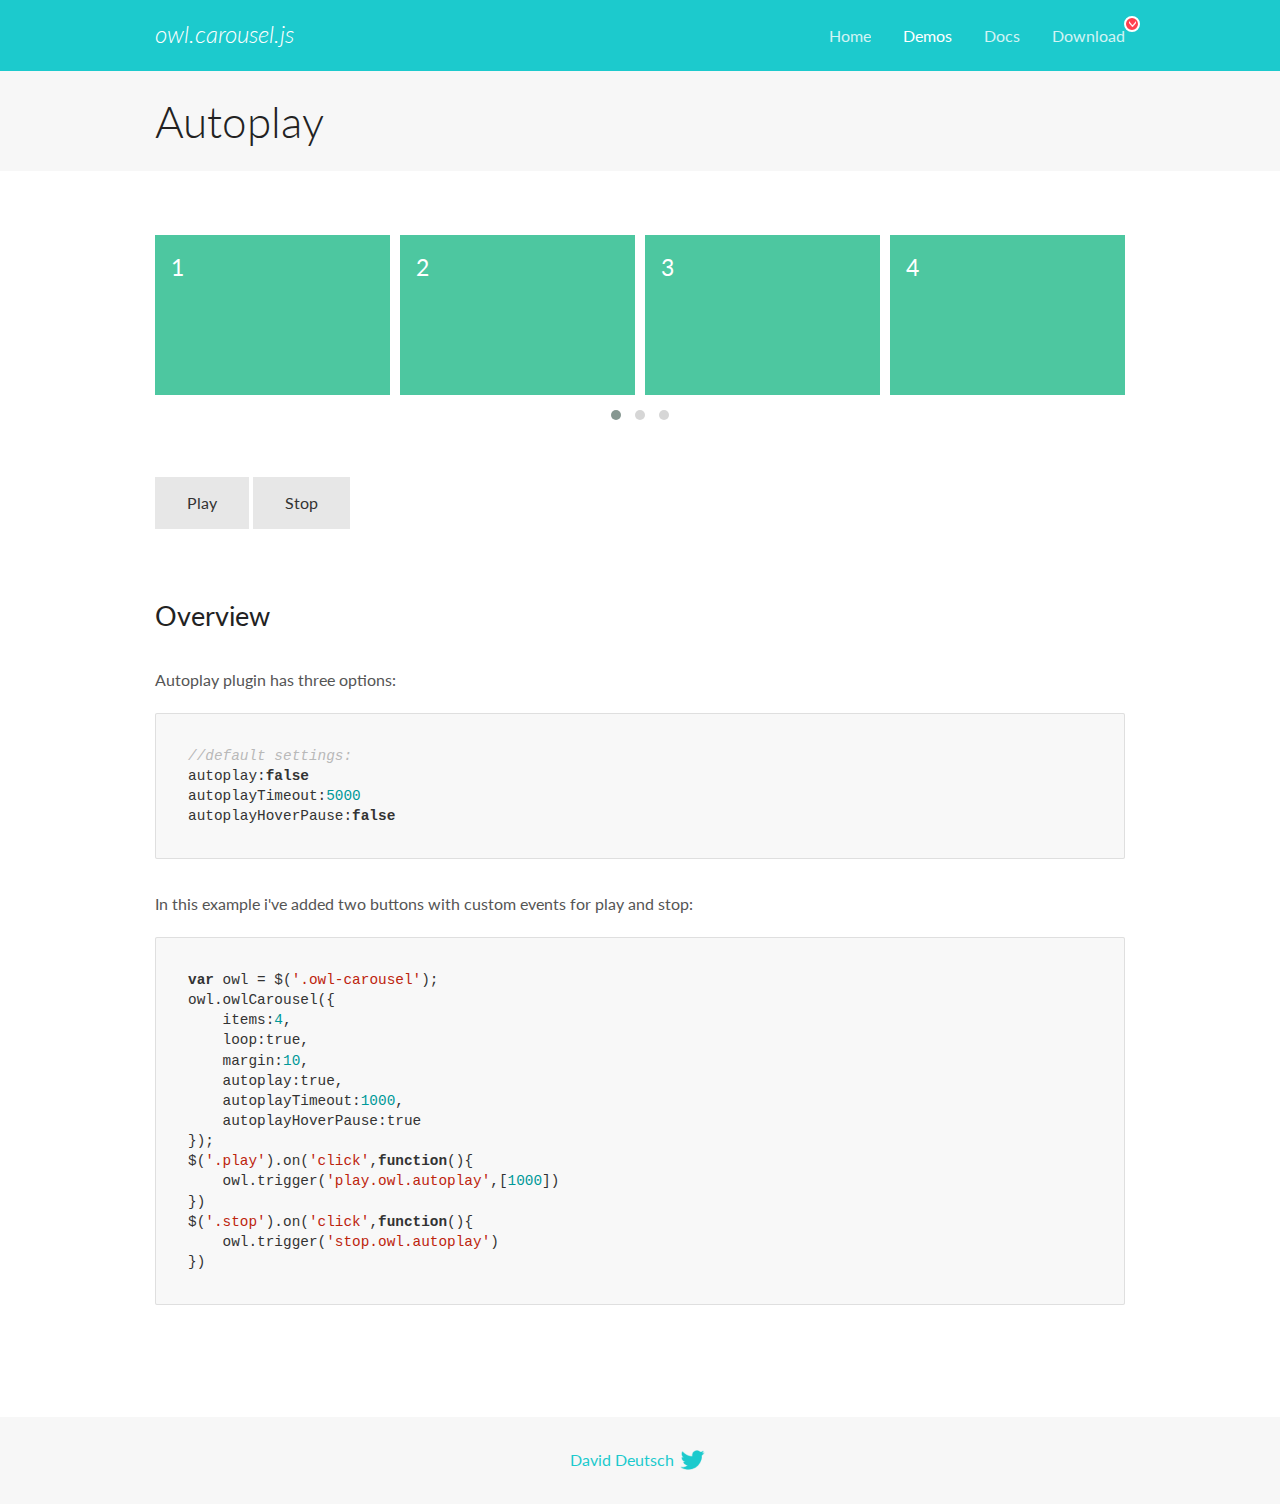
<file: OwlCarousel2-2.3.4/OwlCarousel2-2.3.4/docs/demos/autoplay.html>
<!DOCTYPE html>
<html lang="en">
  <head>

    <!-- head -->
    <meta charset="utf-8">
    <meta name="msapplication-tap-highlight" content="no" />
    <meta name="viewport" content="width=device-width, initial-scale=1.0" />
    <meta name="description" content="Autoplay usage demo">
    <meta name="author" content="David Deutsch">
    <title>
      Autoplay Demo | Owl Carousel | 2.3.4
    </title>

    <!-- Stylesheets -->
    <link href='https://fonts.googleapis.com/css?family=Lato:300,400,700,400italic,300italic' rel='stylesheet' type='text/css'>
    <link rel="stylesheet" href="../assets/css/docs.theme.min.css">

    <!-- Owl Stylesheets -->
    <link rel="stylesheet" href="../assets/owlcarousel/assets/owl.carousel.min.css">
    <link rel="stylesheet" href="../assets/owlcarousel/assets/owl.theme.default.min.css">

    <!-- HTML5 shim and Respond.js IE8 support of HTML5 elements and media queries -->

    <!--[if lt IE 9]>
      <script src="https://oss.maxcdn.com/libs/html5shiv/3.7.0/html5shiv.js"></script>
      <script src="https://oss.maxcdn.com/libs/respond.js/1.3.0/respond.min.js"></script>
    <![endif]-->

    <!-- Favicons -->
    <link rel="apple-touch-icon-precomposed" sizes="144x144" href="../assets/ico/apple-touch-icon-144-precomposed.png">
    <link rel="shortcut icon" href="../assets/ico/favicon.png">
    <link rel="shortcut icon" href="favicon.ico">

    <!-- Yeah i know js should not be in header. Its required for demos.-->

    <!-- javascript -->
    <script src="../assets/vendors/jquery.min.js"></script>
    <script src="../assets/owlcarousel/owl.carousel.js"></script>
  </head>
  <body>

    <!-- header -->
    <header class="header">
      <div class="row">
        <div class="large-12 columns">
          <div class="brand left">
            <h3>
              <a href="/OwlCarousel2/">owl.carousel.js</a> 
            </h3>
          </div>
          <a id="toggle-nav" class="right">
            <span></span> <span></span> <span></span> 
          </a> 
          <div class="nav-bar">
            <ul class="clearfix">
              <li> <a href="/OwlCarousel2/index.html">Home</a>  </li>
              <li class="active">
                <a href="/OwlCarousel2/demos/demos.html">Demos</a> 
              </li>
              <li> <a href="/OwlCarousel2/docs/started-welcome.html">Docs</a>  </li>
              <li>
                <a href="https://github.com/OwlCarousel2/OwlCarousel2/archive/2.3.4.zip">Download</a> 
                <span class="download"></span> 
              </li>
            </ul>
          </div>
        </div>
      </div>
    </header>

    <!-- title -->
    <section class="title">
      <div class="row">
        <div class="large-12 columns">
          <h1>Autoplay</h1>
        </div>
      </div>
    </section>

    <!--  Demos -->
    <section id="demos">
      <div class="row">
        <div class="large-12 columns">
          <div class="owl-carousel owl-theme">
            <div class="item">
              <h4>1</h4>
            </div>
            <div class="item">
              <h4>2</h4>
            </div>
            <div class="item">
              <h4>3</h4>
            </div>
            <div class="item">
              <h4>4</h4>
            </div>
            <div class="item">
              <h4>5</h4>
            </div>
            <div class="item">
              <h4>6</h4>
            </div>
            <div class="item">
              <h4>7</h4>
            </div>
            <div class="item">
              <h4>8</h4>
            </div>
            <div class="item">
              <h4>9</h4>
            </div>
            <div class="item">
              <h4>10</h4>
            </div>
            <div class="item">
              <h4>11</h4>
            </div>
            <div class="item">
              <h4>12</h4>
            </div>
          </div>
          <a class="button secondary play">Play</a> 
          <a class="button secondary stop">Stop</a> 
          <h3 id="overview">Overview</h3>
          <p>Autoplay plugin has three options:</p>
          <pre><code>//default settings:
autoplay:false
autoplayTimeout:5000
autoplayHoverPause:false</code></pre>
          <p>In this example i&#39;ve added two buttons with custom events for play and stop:</p>
          <pre><code>var owl = $(&#39;.owl-carousel&#39;);
owl.owlCarousel({
    items:4,
    loop:true,
    margin:10,
    autoplay:true,
    autoplayTimeout:1000,
    autoplayHoverPause:true
});
$(&#39;.play&#39;).on(&#39;click&#39;,function(){
    owl.trigger(&#39;play.owl.autoplay&#39;,[1000])
})
$(&#39;.stop&#39;).on(&#39;click&#39;,function(){
    owl.trigger(&#39;stop.owl.autoplay&#39;)
})</code></pre>
          <script>
            $(document).ready(function() {
              var owl = $('.owl-carousel');
              owl.owlCarousel({
                items: 4,
                loop: true,
                margin: 10,
                autoplay: true,
                autoplayTimeout: 1000,
                autoplayHoverPause: true
              });
              $('.play').on('click', function() {
                owl.trigger('play.owl.autoplay', [1000])
              })
              $('.stop').on('click', function() {
                owl.trigger('stop.owl.autoplay')
              })
            })
          </script>
        </div>
      </div>
    </section>

    <!-- footer -->
    <footer class="footer">
      <div class="row">
        <div class="large-12 columns">
          <h5>
            <a href="/OwlCarousel2/docs/support-contact.html">David Deutsch</a> 
            <a id="custom-tweet-button" href="https://twitter.com/share?url=https://github.com/OwlCarousel2/OwlCarousel2&text=Owl Carousel - This is so awesome! " target="_blank"></a> 
          </h5>
        </div>
      </div>
    </footer>

    <!-- vendors -->
    <script src="../assets/vendors/highlight.js"></script>
    <script src="../assets/js/app.js"></script>
  </body>
</html>
</file>
<file: css_files/tour-style.css>
* {
        margin: 0;
        padding: 0;
        box-sizing: border-box;
    }
    
    html {
        scroll-behavior: smooth;
    }
    /*Navigation Bar*/
    
    nav {
        position: fixed;
        top: 0;
        left: 0;
        width: 100%;
        padding: 20px 40px 10px 50px;
        transition: 0.6s;
        z-index: 100000;
        overflow: hidden;
    }
    
    nav .logo-div {
        position: relative;
        display: flex;
        align-items: center;
        transition: 0.6s;
        float: left;
    }
    
    nav .logo-div img {
        width: 60px;
        height: 60px;
        margin-right: 10px;
    }
    
    nav .logo-div .logo {
        font-size: 2.8rem;
        text-decoration: none;
        color: white;
        font-family: 'Marck Script';
        font-weight: 600;
        letter-spacing: 3px;
    }
    
    nav .logo-div .logo span {
        color: orange;
        font-family: 'Grenze Gotisch';
    }
    
    nav .nav-bar {
        position: relative;
        float: right;
        padding: 10px;
        margin: 5px 0;
    }
    
    nav::after {
        content: '';
        display: block;
        clear: both;
    }
    
    nav ul {
        display: flex;
        justify-content: center;
        align-items: center;
    }
    
    nav ul li {
        position: relative;
        list-style: none;
    }
    
    nav ul li a {
        text-decoration: none;
        display: block;
        color: white;
        margin: 0 15px;
        font-size: 1.5rem;
        font-family: 'Grenze Gotisch';
        letter-spacing: 1px;
        transition: 0.6s;
        padding: 0 2px;
    }
    
    nav ul li a.active {
        color: orange;
    }
    
    nav ul li::after {
        content: '';
        display: block;
        width: 0;
        height: 3px;
        background-color: #fff;
        position: absolute;
        transition: all 0.6s;
    }
    
    nav ul li a:hover {
        color: orange;
    }
    
    nav ul li:hover::after {
        width: 100%;
    }
    
    nav ul li:last-child:hover::after {
        width: 0%;
    }
    
    nav.sticky {
        padding: 5px 35px;
        background-color: #000;
    }
    /*Image Slider*/
    
    .image-slider {
        position: relative;
        width: 100%;
        height: 100vh;
        overflow: hidden;
    }
    
    .carousel {
        position: absolute;
        top: 0;
        left: 0;
        width: 100%;
        height: 100%;
    }
    
    .carousel .slides {
        width: 100%;
        height: 100%;
    }
    
    .carousel .slides img {
        width: 100%;
        height: 100vh;
        position: relative;
    }
    
    .slides .background-overlay {
        position: absolute;
        top: 0;
        left: 0;
        width: 100%;
        height: 100%;
        background-color: rgb(0, 0, 0);
        opacity: 0.4;
        z-index: 1;
    }
    
    .slides .content {
        position: absolute;
        bottom: 20%;
        left: 5%;
        width: 60%;
        color: white;
        padding: 10px;
        z-index: 2;
    }
    
    .slides .content h2 {
        width: 50%;
        font-size: 3rem;
        font-family: 'Acme';
        letter-spacing: 2px;
        word-spacing: 3px;
        margin-bottom: 10px;
    }
    
    .slides .content p {
        width: 90%;
        padding: 10px;
        font-size: 1.7rem;
        font-family: 'Niconne';
        letter-spacing: 2px;
        line-height: 2rem;
    }
    
    .carousel .owl-dots {
        position: absolute;
        right: 30px;
        top: 50%;
        transform: translateY( -50%);
        display: flex;
        flex-direction: column;
    }
    
    .carousel .owl-dots .owl-dot span {
        background-color: #fff;
        width: 15px;
        height: 15px;
        border-radius: 50%;
        margin-bottom: 20px;
    }
    /*Destination Cards*/
    
    .destination-box {
        width: 100%;
        height: 141.1em;
        background-image: linear-gradient(120deg, #1f3f4d, #693233);
        position: relative;
        overflow: hidden;
    }
    
    .destination-box .destin-heading {
        width: 43%;
        position: absolute;
        top: 1%;
        left: 6%;
        padding: 10px;
        color: lightgray;
    }
    
    .destination-box .destin-heading h2 {
        font-family: 'Grenze Gotisch';
        letter-spacing: 2px;
        font-size: 2rem;
    }
    
    .destination-box .destin-heading h2 span {
        display: inline-block;
        font-size: 3rem;
        font-family: 'Kaushan Script';
        color: #d4875b;
    }
    
    .destination-box .card-box {
        width: 100%;
        height: auto;
        position: absolute;
        top: 6%;
        left: 0;
        overflow: hidden;
        padding: 20px 15px 0px;
    }
    
    .card-box .card-design {
        width: 31%;
        position: relative;
        float: left;
        color: #fff;
        border-top-left-radius: 12px;
        border-bottom-right-radius: 12px;
        margin: 0 15px 40px;
        box-shadow: 2px 2px 5px 2px rgb(117, 116, 116);
        overflow: hidden;
    }
    
    .card-box .card-design::after {
        content: '';
        display: block;
        clear: both;
    }
    
    .card-box .card-design .image {
        width: 100%;
        height: 270px;
        position: relative;
        overflow: hidden;
    }
    
    .card-box .card-design .image .overlay {
        position: absolute;
        top: 0;
        left: 0;
        width: 100%;
        height: 100%;
        background-color: rgba(0, 0, 0, 0.35);
        transition: 0.5s;
    }
    
    .card-box .card-design .image img {
        width: 100%;
        height: 100%;
        border-top-left-radius: 12px;
        transition: 0.6s ease;
    }
    
    .card-box .card-design .image h3 {
        position: absolute;
        bottom: 5%;
        left: 3%;
        font-size: 2em;
        font-family: 'Grenze Gotisch';
        letter-spacing: 2px;
        color: orange;
        transform: translateX(0px);
        visibility: visible;
        opacity: 1;
        transition: 0.5s ease-out;
    }
    
    .card-box .card-design .content {
        padding: 15px;
        position: relative;
        width: 100%;
        height: 360px;
    }
    
    .card-design .content::after {
        content: '';
        position: absolute;
        top: 0;
        left: 0;
        width: 50%;
        height: 100%;
        background: rgba(255, 255, 255, 0.06);
        pointer-events: none;
    }
    
    .card-box .card-design .content h2 {
        text-align: center;
        font-family: 'Niconne';
        letter-spacing: 2px;
        margin-bottom: 6px;
    }
    
    .card-box .card-design .content p {
        text-align: justify;
        font-size: 1.1rem;
        font-family: cursive;
        margin-bottom: 10px;
    }
    
    .card-box .card-design .content a {
        display: inline-block;
        padding: 10px 20px;
        margin: 10px 0;
        font-size: 1.3rem;
        font-family: 'Acme';
        text-decoration: none;
        color: white;
        border: 2px solid white;
        transform: translateY(-40px);
        visibility: hidden;
        opacity: 0;
        transition: all 0.5s;
        cursor: pointer;
    }
    
    .card-design:hover img {
        transform: scale(1.2, 1.2);
    }
    
    .card-design:hover .image h3 {
        transform: translateX(-80px);
        visibility: hidden;
        opacity: 0;
    }
    
    .card-design:hover .image .overlay {
        visibility: hidden;
        opacity: 0;
    }
    
    .card-design:hover .content a {
        transform: translateY(0);
        visibility: visible;
        opacity: 1;
    }
    
    .card-design .content a:hover {
        background-color: #fff;
        color: black;
    }
    
    .destination-box .pagination {
        display: inline-block;
        position: absolute;
        bottom: 1%;
        left: 50%;
        transform: translateX(-50%);
        box-shadow: 0px 0px 4px rgb(153, 152, 152);
        margin-bottom: 12px;
    }
    
    .destination-box .pagination a {
        color: white;
        float: left;
        padding: 8px 24px;
        text-decoration: none;
        font-size: 1.6rem;
        font-weight: 600;
        box-shadow: 0px 0px 2px rgb(153, 152, 152);
    }
    
    .destination-box .pagination a.active {
        color: #d4875b;
    }
    
    .destination-box .pagination a:hover {
        background-color: #d4875b;
        color: black;
    }
    /*Footer*/
    
    .footer {
        width: 100%;
        color: white;
        overflow: hidden;
        background-color: rgb(44, 45, 49);
    }
    
    .upper-part {
        width: 100%;
        padding: 20px 20px 10px;
        display: flex;
        justify-content: space-around;
        flex-direction: row;
        font-family: 'Marck Script';
    }
    
    .logo-details {
        width: 28%;
        padding: 8px;
        text-align: center;
    }
    
    .logo-details h1 {
        letter-spacing: 2px;
        margin-bottom: 10px;
    }
    
    .logo-details h1 span {
        display: inline;
        color: orange;
        font-size: 2.3rem;
        font-family: 'Grenze Gotisch';
    }
    
    .logo-details h1 i {
        font-size: 2.5rem;
    }
    
    .logo-details p {
        font-size: 1.2rem;
        line-height: 24px;
        text-align: justify;
    }
    
    .links {
        width: 15%;
        padding: 15px 8px 8px;
    }
    
    .links a {
        font-size: 1.5rem;
        padding: 5px;
    }
    
    .upper-part a {
        text-decoration: none;
        color: white;
        display: block;
        font-weight: 600;
        transition: 0.5s;
        letter-spacing: 1.5px;
    }
    
    .upper-part a:hover {
        color: orange;
    }
    
    .contact {
        width: 25%;
        padding: 12px 8px;
    }
    
    .contact h1 {
        padding: 5px;
        border-bottom: 1px solid white;
    }
    
    .contact a {
        font-size: 1.2rem;
        padding: 10px;
        letter-spacing: 2px;
    }
    
    .contact a i {
        margin-right: 12px;
    }
    
    hr {
        color: gray;
        width: 95%;
        margin: 0 auto;
        opacity: 0.4;
    }
    
    .lower-part {
        width: 100%;
        padding: 20px;
    }
    
    .lower-part p {
        color: gray;
        font-size: 1.1rem;
        float: left;
        margin: 20px 10px;
    }
    
    .lower-part .icons {
        margin-right: 30px;
        float: right;
        position: relative;
    }
    
    .lower-part::after {
        content: '';
        display: block;
        clear: both;
    }
    
    .lower-part .icons ul {
        display: flex;
        justify-content: center;
        align-items: center;
        padding: 5px;
    }
    
    .lower-part .icons ul li {
        list-style: none;
    }
    
    .lower-part .icons ul li i {
        cursor: pointer;
        transition: 0.5s;
        font-size: 1.5rem;
    }
    
    .lower-part .icons li a {
        text-decoration: none;
        color: white;
        display: block;
        padding: 10px 20px;
        text-align: center;
    }
    
    .lower-part .icons li:nth-of-type(1) a:hover i {
        color: #3b5999;
    }
    
    .lower-part .icons li:nth-of-type(2) a:hover i {
        color: #55acee;
    }
    
    .lower-part .icons li:nth-of-type(3) a:hover i {
        color: #bd081c;
    }
    
    .lower-part .icons li:nth-of-type(4) a:hover i {
        color: #0077B5;
    }
    
    .lower-part .icons li:nth-of-type(5) a:hover i {
        color: #e4405f;
    }
    
    .lower-part .icons li:nth-of-type(6) a:hover i {
        color: #20b2aa;
        transform: scale(2, 2);
    }
    /*Responsive*/
    
    @media screen and (max-width: 1300px) {
        /*Destination Cards*/
        .destination-box .card-box {
            top: 4%;
            padding: 20px 20px 0px;
        }
        .card-box .card-design {
            width: 46%;
            margin: 0 15px 40px;
        }
    }
    
    @media screen and (max-width: 1080px) {
        nav {
            padding: 20px 10px 10px;
        }
        nav .logo-div img {
            width: 55px;
            height: 55px;
        }
        nav .logo-div .logo {
            font-size: 2.2rem;
        }
        nav.sticky {
            padding: 5px 10px;
        }
        nav .nav-bar {
            padding: 5px;
        }
        nav .nav-bar ul li a {
            padding: 0;
            margin: 0 10px;
        }
        /*Image Slider*/
        .slides .content h2 {
            width: 65%;
        }
        /*Destination Cards*/
        .destination-box {
            height: 226em;
        }
        .destination-box .destin-heading {
            width: 75%;
        }
        .destination-box .card-box {
            top: 4%;
            padding: 20px 30px 0px;
        }
        .card-box .card-design {
            width: 45%;
            margin: 0 15px 40px;
        }
    }
    
    @media screen and (max-width: 840px) {
        nav {
            padding: 20px 40px 10px 30px;
            background-color: #000;
            border-bottom: none;
        }
        .menu-toggle {
            display: block;
            width: 45px;
            height: 45px;
            float: right;
            margin: 10px;
            text-align: center;
            cursor: pointer;
            color: white;
            font-size: 32px;
            padding-top: 5px;
        }
        .menu-toggle::before {
            content: '\f0c9';
            font-family: fontAwesome;
            line-height: 40px;
            transition: 0.4s;
        }
        .menu-toggle.active::before {
            content: '\f00d';
        }
        .nav-bar {
            display: none;
        }
        .nav-bar.active {
            display: block;
            width: 100%;
            background-color: #000;
        }
        .nav-bar.active ul {
            display: block;
            text-align: center;
        }
        .nav-bar.active li {
            padding: 10px 0;
        }
        .nav-bar.active li:last-child {
            display: none;
        }
        /*Image Slider*/
        .slides .content {
            bottom: 20%;
            width: 65%;
        }
        .slides .content h2 {
            width: 100%;
            font-size: 2rem;
        }
        /*Destination Cards*/
        .destination-box {
            height: 246em;
        }
        .destination-box .destin-heading {
            width: 85%;
        }
        .destination-box .card-box {
            top: 4%;
            padding: 20px 17px 0px;
        }
        .card-box .card-design {
            width: 44%;
            margin: 0 15px 40px;
        }
        .card-box .card-design .image h3 {
            font-size: 1.7em;
        }
        .card-box .card-design .content {
            height: 420px;
        }
        .card-box .card-design .content p {
            font-size: 1rem;
        }
        /*Footer*/
        .upper-part {
            padding: 20px 10px 10px;
        }
        .logo-details {
            padding: 0px;
        }
        .logo-details h1 span {
            font-size: 2rem;
        }
        .logo-details h1 i {
            font-size: 2rem;
        }
    }
    
    @media screen and (max-width: 610px) {
        .menu-toggle {
            margin: 0px;
            font-size: 30px;
        }
        /*Image Slider*/
        .slides .content {
            bottom: 12%;
            width: 65%;
        }
        .slides .content h2 {
            width: 100%;
            font-size: 2rem;
            word-spacing: 2px;
            margin-bottom: 8px;
        }
        .slides .content p {
            width: 100%;
            padding: 8px;
            font-size: 1.4rem;
        }
        /*Destination Cards*/
        .destination-box {
            height: 392em;
        }
        .destination-box .destin-heading {
            width: 100%;
            top: 0;
            left: 0;
            padding: 7px;
            text-align: center;
        }
        .destination-box .card-box {
            top: 2%;
            padding: 15px 12px 0px;
        }
        .card-box .card-design {
            width: 100%;
            float: none;
            margin: 0 0px 40px;
            box-shadow: 0px 2px 4px 2px rgb(117, 116, 116);
        }
        .card-box .card-design .image h3 {
            font-size: 2em;
        }
        .card-box .card-design .content {
            height: auto;
        }
        .card-box .card-design .content h2 {
            font-size: 2rem;
            margin-bottom: 15px;
        }
        .card-box .card-design .content p {
            font-size: 1.2rem;
        }
        .destination-box .pagination {
            bottom: 0;
        }
        /*Footer*/
        .upper-part {
            justify-content: center;
            align-items: center;
            flex-direction: column;
        }
        .logo-details {
            width: 100%;
        }
        .links {
            width: 100%;
            padding: 15px;
        }
        .contact {
            width: 100%;
            padding: 15px;
        }
        .lower-part p {
            float: none;
            text-align: center;
        }
        .lower-part .icons {
            margin: 10px;
            float: none;
        }
    }
    
    @media screen and (max-width: 480px) {
        nav {
            padding: 20px 10px 10px;
        }
        nav .logo-div img {
            margin-right: 5px;
        }
        nav .logo-div .logo {
            font-size: 2.3rem;
            letter-spacing: 2px;
        }
        /*Image Slider*/
        .slides .content {
            bottom: 20%;
            left: 0;
            width: 100%;
        }
        .slides .content h2 {
            width: 100%;
            word-spacing: 2px;
            margin-bottom: 8px;
        }
        .slides .content p {
            width: 100%;
            padding: 8px;
            font-size: 1.4rem;
        }
        .carousel .owl-dots {
            bottom: -40%;
            left: 50%;
            padding: 0 20px;
            transform: translateX(-45%);
            flex-direction: row;
        }
        .carousel .owl-dots .owl-dot span {
            width: 10px;
            height: 10px;
            margin-right: 20px;
        }
        /*Destination Cards*/
        .destination-box {
            height: 378em;
        }
        .card-box .card-design .content p {
            font-size: 1rem;
            margin-bottom: 8px;
        }
        .destination-box .pagination a {
            padding: 8px 10px;
        }
    }
    
    @media screen and (max-width:345px) {
        nav .logo-div .logo {
            font-size: 2rem;
            letter-spacing: 2px;
        }
        /*Image Slider*/
        .slides .content h2 {
            font-size: 1.8rem;
        }
        .slides .content p {
            padding: 5px;
        }
        .carousel .owl-dots {
            padding: 0;
        }
        .carousel .owl-dots .owl-dot span {
            margin-right: 15px;
        }
        /*Destination Cards*/
        .destination-box {
            height: 460em;
        }
        .destination-box .pagination {
            bottom: 0;
        }
    }
</file>
<file: css_files/gallery.css>
* {
    margin: 0;
    padding: 0;
    box-sizing: border-box;
}

html {
    scroll-behavior: smooth;
}


/*Navigation Bar*/

nav {
    position: fixed;
    top: 0;
    left: 0;
    width: 100%;
    padding: 20px 40px 20px 50px;
    transition: 0.6s;
    z-index: 1000;
    overflow: hidden;
    border-bottom: 2px solid grey;
}

nav .logo-div {
    position: relative;
    display: flex;
    align-items: center;
    transition: 0.6s;
    float: left;
}

nav .logo-div img {
    width: 60px;
    height: 60px;
    margin-right: 10px;
}

nav .logo-div .logo {
    font-size: 2.8rem;
    text-decoration: none;
    color: white;
    font-family: 'Marck Script';
    font-weight: 600;
    letter-spacing: 3px;
}

nav .logo-div .logo span {
    color: orange;
    font-family: 'Grenze Gotisch';
}

nav .nav-bar {
    position: relative;
    float: right;
    padding: 10px;
    margin: 5px 0;
}

nav::after {
    content: '';
    display: block;
    clear: both;
}

nav ul {
    display: flex;
    justify-content: center;
    align-items: center;
}

nav ul li {
    position: relative;
    list-style: none;
}

nav ul li a {
    text-decoration: none;
    display: block;
    color: white;
    margin: 0 15px;
    font-size: 1.5rem;
    font-family: 'Grenze Gotisch';
    letter-spacing: 1px;
    transition: 0.6s;
    padding: 0 2px;
}

nav ul li a.active {
    color: orange;
}

nav ul li::after {
    content: '';
    display: block;
    width: 0;
    height: 3px;
    background-color: #fff;
    position: absolute;
    transition: all 0.6s;
}

nav ul li a:hover {
    color: orange;
}

nav ul li:hover::after {
    width: 100%;
}

nav ul li:last-child:hover::after {
    width: 0%;
}

nav.sticky {
    padding: 5px 35px;
    background-color: #000;
    border-bottom: none;
}


/*Galley Container*/

.gallery-container {
    position: relative;
    width: 100%;
    height: 200vh;
    overflow: hidden;
    background-image: url(../Gallery_images/pexels-anni-roenkae-3435249.jpg);
    background-size: cover;
    background-position: center;
}

.gallery {
    position: absolute;
    top: 0;
    left: 0;
    width: 100%;
    height: 100%;
    background-color: rgba(0, 0, 0, 0.4);
}

.black-box {
    width: 100%;
    height: 257em;
    position: relative;
    background-color: #000;
}

.gallery h1 {
    position: absolute;
    top: 10%;
    left: 50%;
    transform: translateX(-50%);
    text-transform: uppercase;
    font-family: 'Kaushan Script';
    letter-spacing: 10px;
    font-size: 7rem;
    background: url(../Gallery_images/erol-ahmed-mfEeaOfacTQ-unsplash.jpg) 50% 50%;
    background-size: cover;
    -webkit-text-fill-color: transparent;
    -webkit-background-clip: text;
}

.gallery-images {
    width: 95%;
    position: absolute;
    top: 50%;
    left: 2%;
    padding: 10px;
    z-index: 2;
    column-count: 3;
    column-gap: 20px;
}

.gallery-images img {
    margin-top: 20px;
    border-radius: 8px;
    width: 100%;
    height: 100%;
    display: block;
    cursor: pointer;
    transition: 0.6s;
    position: relative;
}

.gallery-images img:hover {
    opacity: 0.7;
}


/*Footer*/

.black-box .footer {
    position: absolute;
    bottom: 0;
    left: 0;
    width: 100%;
    color: white;
    overflow: hidden;
    background-color: rgb(44, 45, 49);
}

.upper-part {
    width: 100%;
    padding: 20px 20px 10px;
    display: flex;
    justify-content: space-around;
    flex-direction: row;
    font-family: 'Marck Script';
}

.logo-details {
    width: 28%;
    padding: 8px;
    text-align: center;
}

.logo-details h1 {
    letter-spacing: 2px;
    margin-bottom: 10px;
}

.logo-details h1 span {
    display: inline;
    color: orange;
    font-size: 2.3rem;
    font-family: 'Grenze Gotisch';
}

.logo-details h1 i {
    font-size: 2.5rem;
}

.logo-details p {
    font-size: 1.2rem;
    line-height: 24px;
    text-align: justify;
}

.links {
    width: 15%;
    padding: 15px 8px 8px;
}

.links a {
    font-size: 1.5rem;
    padding: 5px;
}

.upper-part a {
    text-decoration: none;
    color: white;
    display: block;
    font-weight: 600;
    transition: 0.5s;
    letter-spacing: 1.5px;
}

.upper-part a:hover {
    color: orange;
}

.contact {
    width: 25%;
    padding: 12px 8px;
}

.contact h1 {
    padding: 5px;
    border-bottom: 1px solid white;
}

.contact a {
    font-size: 1.2rem;
    padding: 10px;
    letter-spacing: 2px;
}

.contact a i {
    margin-right: 12px;
}

hr {
    color: gray;
    width: 95%;
    margin: 0 auto;
    opacity: 0.4;
}

.lower-part {
    width: 100%;
    padding: 20px;
}

.lower-part p {
    color: gray;
    font-size: 1.1rem;
    float: left;
    margin: 20px 10px;
}

.lower-part .icons {
    margin-right: 30px;
    float: right;
    position: relative;
}

.lower-part::after {
    content: '';
    display: block;
    clear: both;
}

.lower-part .icons ul {
    display: flex;
    justify-content: center;
    align-items: center;
    padding: 5px;
}

.lower-part .icons ul li {
    list-style: none;
}

.lower-part .icons ul li i {
    cursor: pointer;
    transition: 0.5s;
    font-size: 1.5rem;
}

.lower-part .icons li a {
    text-decoration: none;
    color: white;
    display: block;
    padding: 10px 20px;
    text-align: center;
}

.lower-part .icons li:nth-of-type(1) a:hover i {
    color: #3b5999;
}

.lower-part .icons li:nth-of-type(2) a:hover i {
    color: #55acee;
}

.lower-part .icons li:nth-of-type(3) a:hover i {
    color: #bd081c;
}

.lower-part .icons li:nth-of-type(4) a:hover i {
    color: #0077B5;
}

.lower-part .icons li:nth-of-type(5) a:hover i {
    color: #e4405f;
}

.lower-part .icons li:nth-of-type(6) a:hover i {
    color: #20b2aa;
    transform: scale(2, 2);
}


/*Responsive*/

@media screen and (max-width: 1080px) {
    nav {
        padding: 20px 10px 10px;
    }
    nav .logo-div img {
        width: 55px;
        height: 55px;
    }
    nav .logo-div .logo {
        font-size: 2.2rem;
    }
    nav.sticky {
        padding: 5px 10px;
    }
    nav .nav-bar {
        padding: 5px;
    }
    nav .nav-bar ul li a {
        padding: 0;
        margin: 0 10px;
    }
    .black-box {
        height: 210em;
    }
}

@media screen and (max-width: 840px) {
    .gallery-images {
        column-count: 2;
    }
    .black-box {
        height: 370em;
    }
    nav {
        padding: 20px 40px 10px 30px;
        background-color: #000;
        border-bottom: none;
    }
    .menu-toggle {
        display: block;
        width: 45px;
        height: 45px;
        float: right;
        margin: 10px;
        text-align: center;
        cursor: pointer;
        color: white;
        font-size: 32px;
        padding-top: 5px;
    }
    .menu-toggle::before {
        content: '\f0c9';
        font-family: fontAwesome;
        line-height: 40px;
        transition: 0.4s;
    }
    .menu-toggle.active::before {
        content: '\f00d';
    }
    .nav-bar {
        display: none;
    }
    .nav-bar.active {
        display: block;
        width: 100%;
        background-color: #000;
    }
    .nav-bar.active ul {
        display: block;
        text-align: center;
    }
    .nav-bar.active li {
        padding: 10px 0;
    }
    .nav-bar.active li:last-child {
        display: none;
    }
    /*Footer*/
    .upper-part {
        padding: 20px 10px 10px;
    }
    .logo-details {
        padding: 0px;
    }
    .logo-details h1 span {
        font-size: 2rem;
    }
    .logo-details h1 i {
        font-size: 2rem;
    }
}

@media screen and (max-width: 600px) {
    .gallery-images {
        column-count: 1;
    }
    .black-box {
        height: 1100em;
    }
    .menu-toggle {
        margin: 0px;
        font-size: 30px;
    }
    .gallery h1 {
        letter-spacing: 7px;
        font-size: 6rem;
    }
    /*Footer*/
    .upper-part {
        justify-content: center;
        align-items: center;
        flex-direction: column;
    }
    .logo-details {
        width: 100%;
    }
    .links {
        width: 100%;
        padding: 15px;
    }
    .contact {
        width: 100%;
        padding: 15px;
    }
    .lower-part p {
        float: none;
        text-align: center;
    }
    .lower-part .icons {
        margin: 10px;
        float: none;
    }
}

@media screen and (max-width: 480px) {
    nav {
        padding: 20px 10px 10px;
    }
    nav .logo-div img {
        margin-right: 5px;
    }
    nav .logo-div .logo {
        font-size: 2.3rem;
        letter-spacing: 2px;
    }
    .gallery h1 {
        letter-spacing: 7px;
        font-size: 4.5rem;
    }
    .black-box {
        height: 875em;
    }
}

@media screen and (max-width:340px) {
    nav .logo-div .logo {
        font-size: 2rem;
        letter-spacing: 2px;
    }
    .black-box {
        height: 630em;
    }
    .gallery h1 {
        letter-spacing: 6px;
        font-size: 3.8rem;
    }
}
</file>
<file: css_files/hotel.css>
* {
    margin: 0;
    padding: 0;
    box-sizing: border-box;
}

html {
    scroll-behavior: smooth;
}
/*Navigation Bar*/

nav {
    position: fixed;
    top: 0;
    left: 0;
    width: 100%;
    padding: 20px 40px 10px 50px;
    transition: 0.6s;
    z-index: 100000;
    overflow: hidden;
}

nav .logo-div {
    position: relative;
    display: flex;
    align-items: center;
    transition: 0.6s;
    float: left;
}

nav .logo-div img {
    width: 60px;
    height: 60px;
    margin-right: 10px;
}

nav .logo-div .logo {
    font-size: 2.8rem;
    text-decoration: none;
    color: white;
    font-family: 'Marck Script';
    font-weight: 600;
    letter-spacing: 3px;
}

nav .logo-div .logo span {
    color: orange;
    font-family: 'Grenze Gotisch';
}

nav .nav-bar {
    position: relative;
    float: right;
    padding: 10px;
    margin: 5px 0;
}

nav::after {
    content: '';
    display: block;
    clear: both;
}

nav ul {
    display: flex;
    justify-content: center;
    align-items: center;
}

nav ul li {
    position: relative;
    list-style: none;
}

nav ul li a {
    text-decoration: none;
    display: block;
    color: white;
    margin: 0 15px;
    font-size: 1.5rem;
    font-family: 'Grenze Gotisch';
    letter-spacing: 1px;
    transition: 0.6s;
    padding: 0 2px;
}

nav ul li a.active {
    color: orange;
}

nav ul li::after {
    content: '';
    display: block;
    width: 0;
    height: 3px;
    background-color: #fff;
    position: absolute;
    transition: all 0.6s;
}

nav ul li a:hover {
    color: orange;
}

nav ul li:hover::after {
    width: 100%;
}

nav ul li:last-child:hover::after {
    width: 0%;
}

nav.sticky {
    padding: 5px 35px;
    background-color: #000;
}

/*Slider*/

.slider {
    position: relative;
    width: 100%;
    height: 100vh;
    overflow: hidden;
}

.slider .banner {
    position: absolute;
    top: 0;
    left: 0;
    width: 100%;
    height: 100%;
}

.slider .banner .overlay {
    position: absolute;
    top: 0;
    left: 0;
    width: 100%;
    height: 100%;
    background-color: rgba(0, 0, 0, 0.3);
}

.slider .banner img {
    width: 120%;
    position: absolute;
    left: 50%;
    top: 50%;
    transform: translate(-50%, -50%);
    animation: zoom-out 4s linear infinite;
}

@keyframes zoom-out {
    100% {
        width: 100%;
    }
}

.slider .banner .text-box {
    position: absolute;
    top: 50%;
    left: 10%;
    transform: translateY(-50%);
    padding: 10px;
    font-family: 'Ranchers';
    letter-spacing: 5px;
    word-spacing: 8px;
}

.slider .banner .text-box h1 {
    color: #fff;
    font-size: 3.2rem;
}

.slider #banner1 {
    animation: slide1 16s linear infinite;
}

.slider #banner2 {
    animation: slide2 16s linear infinite;
}

.slider #banner3 {
    animation: slide3 16s linear infinite;
}

.slider #banner4 {
    animation: slide4 16s linear infinite;
}

@keyframes slide1 {
    0% {
        visibility: visible;
    }
    25% {
        visibility: hidden;
    }
    50% {
        visibility: hidden;
    }
    75% {
        visibility: hidden;
    }
    100% {
        visibility: visible;
    }
}

@keyframes slide2 {
    0% {
        visibility: hidden;
    }
    25% {
        visibility: hidden;
    }
    50% {
        visibility: visible;
    }
    75% {
        visibility: hidden;
    }
    100% {
        visibility: hidden;
    }
}

@keyframes slide3 {
    0% {
        visibility: hidden;
    }
    25% {
        visibility: hidden;
    }
    50% {
        visibility: hidden;
    }
    75% {
        visibility: visible;
    }
    100% {
        visibility: hidden;
    }
}

@keyframes slide4 {
    0% {
        visibility: hidden;
    }
    25% {
        visibility: hidden;
    }
    50% {
        visibility: hidden;
    }
    75% {
        visibility: hidden;
    }
    100% {
        visibility: visible;
    }
}

/*Availability*/

.available {
    width: 100%;
    height: auto;
    background: linear-gradient(to bottom right, rgb(179, 67, 67), rgb(138, 52, 52), rgb(163, 64, 163));
    overflow: hidden;
    position: relative;
}

/*Form*/

.available form {
    width: 90%;
    height: auto;
    margin: 30px auto;
    padding: 20px 25px;
    display: flex;
    flex-wrap: wrap;
    align-items: center;
    background-color: #fff;
    box-shadow: 1px 1px 4px 2px rgba(0, 0, 0, 0.7);
}

.available form .part {
    float: left;
    width: 17%;
    margin: 15px 20px;
}

.available form::after {
    content: '';
    display: block;
    clear: both;
}

.available form .part label {
    display: block;
    font-size: 1.2rem;
    font-weight: 600;
    font-family: cursive;
    margin: 0 0 10px 10px;
}

.available form .part input,
.available form .part select {
    width: 100%;
    border-top: none;
    border-left: none;
    border-right: none;
    border-bottom: 2px solid brown;
    outline: none;
    padding: 10px;
    background-color: transparent;
}

.available form button {
    padding: 15px;
    font-size: 0.9rem;
    font-family: cursive;
    color: #fff;
    background-color: rgb(182, 67, 67);
    border: none;
    outline: none;
    margin-left: 15px;
    border-radius: 8px;
    text-transform: uppercase;
}

.available .mid-line {
    width: 95%;
    height: 15px;
    display: block;
    background-color: rgba(255, 255, 255, 0.3);
    margin: 5px auto;
}

/*Hotels*/

.available .hotels {
    width: 100%;
    height: auto;
    margin: 20px 0;
}

.available h1 {
    color: #fff;
    font-size: 3rem;
    margin: 0 25px;
    padding: 5px 15px 15px;
    font-family: 'Kaushan Script';
    text-transform: uppercase;
}

.available .hotels .hotel-city {
    display: flex;
    flex-wrap: wrap;
    width: 94%;
    height: auto;
    margin: 10px auto;
    position: relative;
}

.available .hotels .hotel-city .design {
    width: 22.5%;
    height: auto;
    float: left;
    overflow: hidden;
    position: relative;
    margin: 0 14px;
}

.available .hotels .hotel-city .design .image {
    width: 100%;
    height: 210px;
    overflow: hidden;
    position: relative;
    cursor: pointer;
}

.hotel-city .design .image img {
    width: 100%;
    height: 100%;
}

.available .overlay-hidden {
    position: absolute;
    top: 0;
    left: 0;
    background-color: rgba(0, 0, 0, 0.3);
    width: 100%;
    height: 100%;
    display: flex;
    justify-content: center;
    align-items: center;
    transition: 0.5s;
    opacity: 0;
}

.design:hover .image .overlay-hidden {
    opacity: 1;
}

.available .overlay-hidden i {
    font-size: 2.5rem;
    color: white;
    opacity: 0.6;
}

.available .hotels .hotel-city .design .content {
    width: 100%;
    padding: 15px;
    background-color: #fff;
}

.available .hotels .hotel-city .design .content a {
    text-decoration: none;
    color: black;
    font-size: 1.5rem;
    font-weight: 600;
    transition: 0.5s;
}

.design .content a:hover {
    border-bottom: 1px solid #000;
}

.available .hotels .hotel-city .design .content h4 {
    font-size: 1.2rem;
    margin-top: 5px;
}

.available .hotels .hotel-city .design .content h4 span {
    font-size: 1.5rem;
    color: seagreen;
}

/*Rooms*/

.available .rooms {
    width: 100%;
    height: auto;
    margin: 20px 0;
}

.available .rooms .room-types {
    display: flex;
    flex-wrap: wrap;
    width: 100%;
    height: auto;
    padding: 10px 20px 0;
    position: relative;
}

.available .rooms .room-design {
    width: 30%;
    height: auto;
    float: left;
    overflow: hidden;
    position: relative;
    border-radius: 8px;
    margin: 0px 20px 20px;
}

.rooms .room-design .image {
    width: 100%;
    height: 210px;
    overflow: hidden;
    position: relative;
    cursor: pointer;
}

.rooms .room-design img {
    width: 100%;
    height: 100%;
}

.room-design:hover .image .overlay-hidden {
    opacity: 1;
}

.rooms .room-design .image .price {
    position: absolute;
    bottom: 10px;
    right: 10px;
    background-color: #fff;
    color: grey;
    padding: 5px;
}

.rooms .room-design .content-room {
    padding: 15px;
    background-color: #fff;
    color: grey;
    text-align: center;
    position: relative;
}

.room-design .content-room h2 {
    font-size: 1.8rem;
    font-family: 'Acme';
    margin-bottom: 8px;
}

.room-design .content-room h4 {
    font-size: 1rem;
    font-family: cursive;
    margin-bottom: 12px;
}

.room-design .content-room hr {
    width: 20%;
    margin: 5px auto;
}


/*Bookings*/

.booking {
    width: 100%;
    height: auto;
    position: relative;
    padding: 30px;
}

.booking form {
    float: left;
    width: 32%;
    margin: 20px 30px 20px 100px;
    display: flex;
    flex-direction: column;
    padding: 15px;
    box-shadow: 3px 3px 5px rgba(0, 0, 0, 0.7);
}

.booking form div {
    display: flex;
    justify-content: center;
    align-items: center;
    padding: 15px;
    font-family: 'Permanent Marker';
    letter-spacing: 2px;
    color: grey;
}

.booking form input,
.booking form select {
    margin-bottom: 18px;
    padding: 10px;
    border-left: none;
    border-right: none;
    border-top: none;
    border-bottom: 1px solid grey;
    outline: none;
    font-size: 1rem;
    color: grey;
}

.booking form input::placeholder,
.booking form select option {
    font-size: 1rem;
}

.booking form button {
    padding: 12px;
    width: 80%;
    margin: 10px auto;
    font-size: 1.2rem;
    font-family: cursive;
    font-weight: 600;
    background-color: rgb(197, 99, 99);
    border: none;
    outline: none;
    color: #fff;
    cursor: pointer;
}

.booking iframe {
    float: right;
    margin-top: 20px;
    width: 48%;
}

.booking::after {
    content: '';
    display: block;
    clear: both;
}


/*Footer*/

.footer {
    width: 100%;
    color: white;
    overflow: hidden;
    background-color: rgb(44, 45, 49);
}

.upper-part {
    width: 100%;
    padding: 20px 20px 10px;
    display: flex;
    justify-content: space-around;
    flex-direction: row;
    font-family: 'Marck Script';
}

.logo-details {
    width: 28%;
    padding: 8px;
    text-align: center;
}

.logo-details h1 {
    letter-spacing: 2px;
    margin-bottom: 10px;
}

.logo-details h1 span {
    display: inline;
    color: orange;
    font-size: 2.3rem;
    font-family: 'Grenze Gotisch';
}

.logo-details h1 i {
    font-size: 2.5rem;
}

.logo-details p {
    font-size: 1.2rem;
    line-height: 24px;
    text-align: justify;
}

.links {
    width: 15%;
    padding: 15px 8px 8px;
}

.links a {
    font-size: 1.5rem;
    padding: 5px;
}

.upper-part a {
    text-decoration: none;
    color: white;
    display: block;
    font-weight: 600;
    transition: 0.5s;
    letter-spacing: 1.5px;
}

.upper-part a:hover {
    color: orange;
}

.contact {
    width: 25%;
    padding: 12px 8px;
}

.contact h1 {
    padding: 5px;
    border-bottom: 1px solid white;
}

.contact a {
    font-size: 1.2rem;
    padding: 10px;
    letter-spacing: 2px;
}

.contact a i {
    margin-right: 12px;
}

hr {
    color: gray;
    width: 95%;
    margin: 0 auto;
    opacity: 0.4;
}

.lower-part {
    width: 100%;
    padding: 20px;
}

.lower-part p {
    color: gray;
    font-size: 1.1rem;
    float: left;
    margin: 20px 10px;
}

.lower-part .icons {
    margin-right: 30px;
    float: right;
    position: relative;
}

.lower-part::after {
    content: '';
    display: block;
    clear: both;
}

.lower-part .icons ul {
    display: flex;
    justify-content: center;
    align-items: center;
    padding: 5px;
}

.lower-part .icons ul li {
    list-style: none;
}

.lower-part .icons ul li i {
    cursor: pointer;
    transition: 0.5s;
    font-size: 1.5rem;
}

.lower-part .icons li a {
    text-decoration: none;
    color: white;
    display: block;
    padding: 10px 20px;
    text-align: center;
}

.lower-part .icons li:nth-of-type(1) a:hover i {
    color: #3b5999;
}

.lower-part .icons li:nth-of-type(2) a:hover i {
    color: #55acee;
}

.lower-part .icons li:nth-of-type(3) a:hover i {
    color: #bd081c;
}

.lower-part .icons li:nth-of-type(4) a:hover i {
    color: #0077B5;
}

.lower-part .icons li:nth-of-type(5) a:hover i {
    color: #e4405f;
}

.lower-part .icons li:nth-of-type(6) a:hover i {
    color: #20b2aa;
    transform: scale(2, 2);
}


/*Responsive*/

@media screen and (max-width: 1250px) {
    /*Hotels*/
    .available .hotels .hotel-city {
        width: 96%;
    }
    .available .hotels .hotel-city .design {
        width: 21.5%;
        margin: 0 15px;
    }
    .hotels .hotel-city .design .content {
        height: 130px;
    }
    /*Availability Rooms*/
    .available .rooms .room-design {
        width: 28%;
        margin: 0px 25px 20px;
    }
}

@media screen and (max-width: 1080px) {
    nav {
        padding: 20px 10px 10px;
    }
    nav .logo-div img {
        width: 55px;
        height: 55px;
    }
    nav .logo-div .logo {
        font-size: 2.2rem;
    }
    nav.sticky {
        padding: 5px 10px;
    }
    nav .nav-bar {
        padding: 5px;
    }
    nav .nav-bar ul li a {
        padding: 0;
        margin: 0 10px;
    }
    /*Form*/
    .available form {
        width: 94%;
        padding: 20px;
    }
    .available form .part {
        width: 20%;
        margin: 15px;
    }
    /*Bookings*/
    .booking form {
        float: left;
        width: 42%;
        margin: 20px 30px;
    }
}

@media screen and (max-width: 985px) {
    /*Hotels*/
    .available .hotels .hotel-city {
        width: 100%;
    }
    .available .hotels .hotel-city .design {
        width: 21%;
    }
    /*Availability Rooms*/
    .available .rooms .room-types {
        padding: 10px 12px 0;
        position: relative;
    }
    .available .rooms .room-design {
        width: 45%;
        margin: 0px 12px 20px;
    }
    .available .rooms .room-design .content-room {
        height: 120px;
    }
}

@media screen and (max-width: 840px) {
    nav {
        padding: 20px 40px 10px 30px;
        background-color: #000;
        border-bottom: none;
    }
    .menu-toggle {
        display: block;
        width: 45px;
        height: 45px;
        float: right;
        margin: 10px;
        text-align: center;
        cursor: pointer;
        color: white;
        font-size: 32px;
        padding-top: 5px;
    }
    .menu-toggle::before {
        content: '\f0c9';
        font-family: fontAwesome;
        line-height: 40px;
        transition: 0.4s;
    }
    .menu-toggle.active::before {
        content: '\f00d';
    }
    .nav-bar {
        display: none;
    }
    .nav-bar.active {
        display: block;
        width: 100%;
        background-color: #000;
    }
    .nav-bar.active ul {
        display: block;
        text-align: center;
    }
    .nav-bar.active li {
        padding: 10px 0;
    }
    .nav-bar.active li:last-child {
        display: none;
    }
    /*Slider*/
    .slider .banner img {
        width: 100%;
        height: 100%;
        position: absolute;
        left: 0%;
        top: 0%;
        transform: translate(0%, 0%);
    }
    /*Form*/
    .available form .part {
        width: 25%;
        margin: 15px;
    }
    /*Hotels*/
    .available h1 {
        font-size: 2.5rem;
        margin: 0 20px;
    }
    .available .hotels .hotel-city .design {
        width: 45%;
        margin: 0 14px 20px;
    }
    .hotels .hotel-city .design .content {
        height: 90px;
    }
    /*Bookings*/
    .booking iframe {
        margin-top: 20px;
        width: 43%;
    }
    /*Footer*/
    .upper-part {
        padding: 20px 10px 10px;
    }
    .logo-details {
        padding: 0px;
    }
    .logo-details h1 span {
        font-size: 2rem;
    }
    .logo-details h1 i {
        font-size: 2rem;
    }
}

@media screen and (max-width: 610px) {
    .menu-toggle {
        margin: 0px;
        font-size: 30px;
    }
    /*Form*/
    .available form .part {
        width: 95%;
        margin: 15px;
        float: none;
    }
    /*Hotels*/
    .available .hotels .hotel-city .design {
        width: 95%;
        margin: 0 14px 20px;
        float: none;
    }
    .hotels .hotel-city .design .content {
        height: auto;
    }
    /*Availability Rooms*/
    .available .rooms .room-design {
        width: 95%;
        float: none;
    }
    /*Bookings*/
    .booking {
        width: 100%;
        height: auto;
        position: relative;
        padding: 20px;
    }
    .booking form {
        float: left;
        width: 100%;
        margin: 20px 0;
    }
    .booking iframe {
        margin-top: 20px;
        width: 100%;
    }
    /*Footer*/
    .upper-part {
        justify-content: center;
        align-items: center;
        flex-direction: column;
    }
    .logo-details {
        width: 100%;
    }
    .links {
        width: 100%;
        padding: 15px;
    }
    .contact {
        width: 100%;
        padding: 15px;
    }
    .lower-part p {
        float: none;
        text-align: center;
    }
    .lower-part .icons {
        margin: 10px;
        float: none;
    }
}

@media screen and (max-width: 480px) {
    nav {
        padding: 20px 10px 10px;
    }
    nav .logo-div img {
        margin-right: 5px;
    }
    nav .logo-div .logo {
        font-size: 2.3rem;
        letter-spacing: 2px;
    }
    /*Slider*/
    .slider .banner .text-box {
        left: 6%;
    }
    .slider .banner .text-box h1 {
        font-size: 2.8rem;
    }
}

@media screen and (max-width:340px) {
    nav .logo-div .logo {
        font-size: 2rem;
        letter-spacing: 2px;
    }
}

@media screen and (max-width:340px) {
    nav .logo-div .logo {
        font-size: 2rem;
        letter-spacing: 2px;
    }
}
</file>
